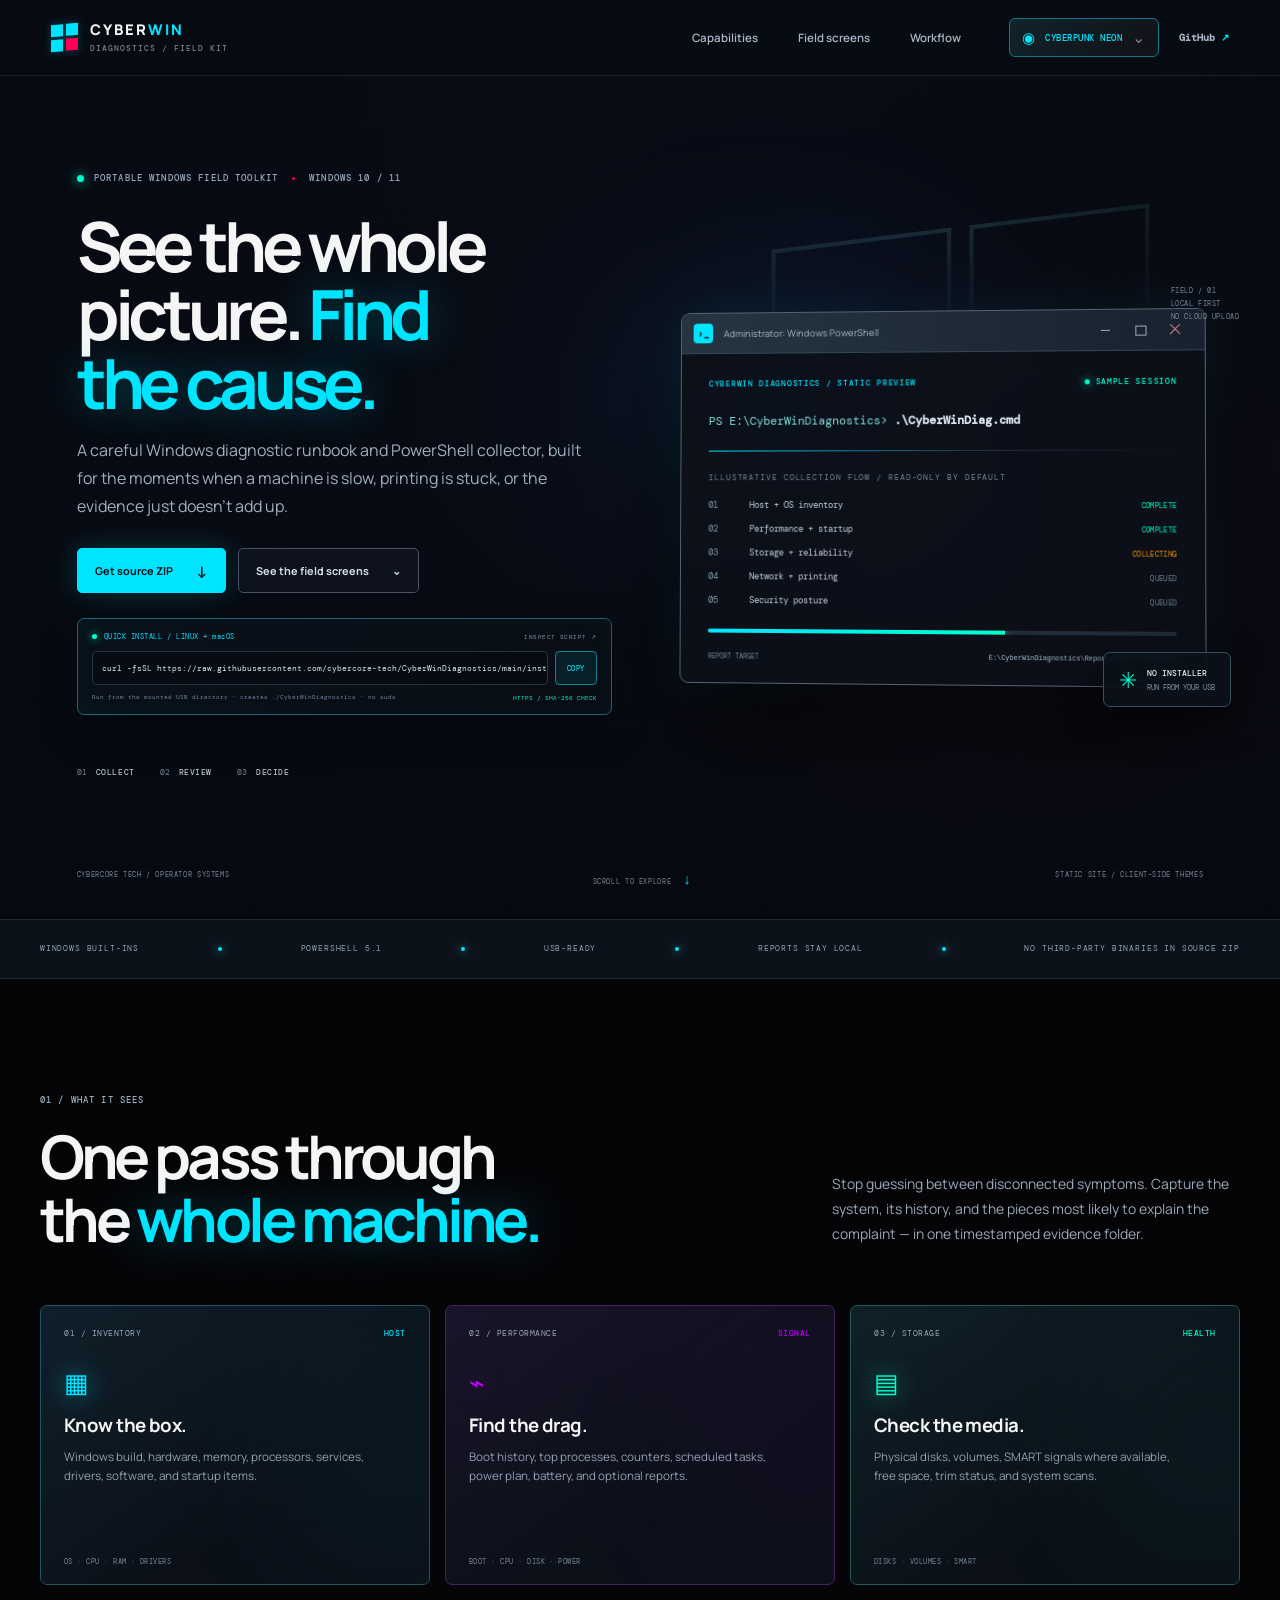
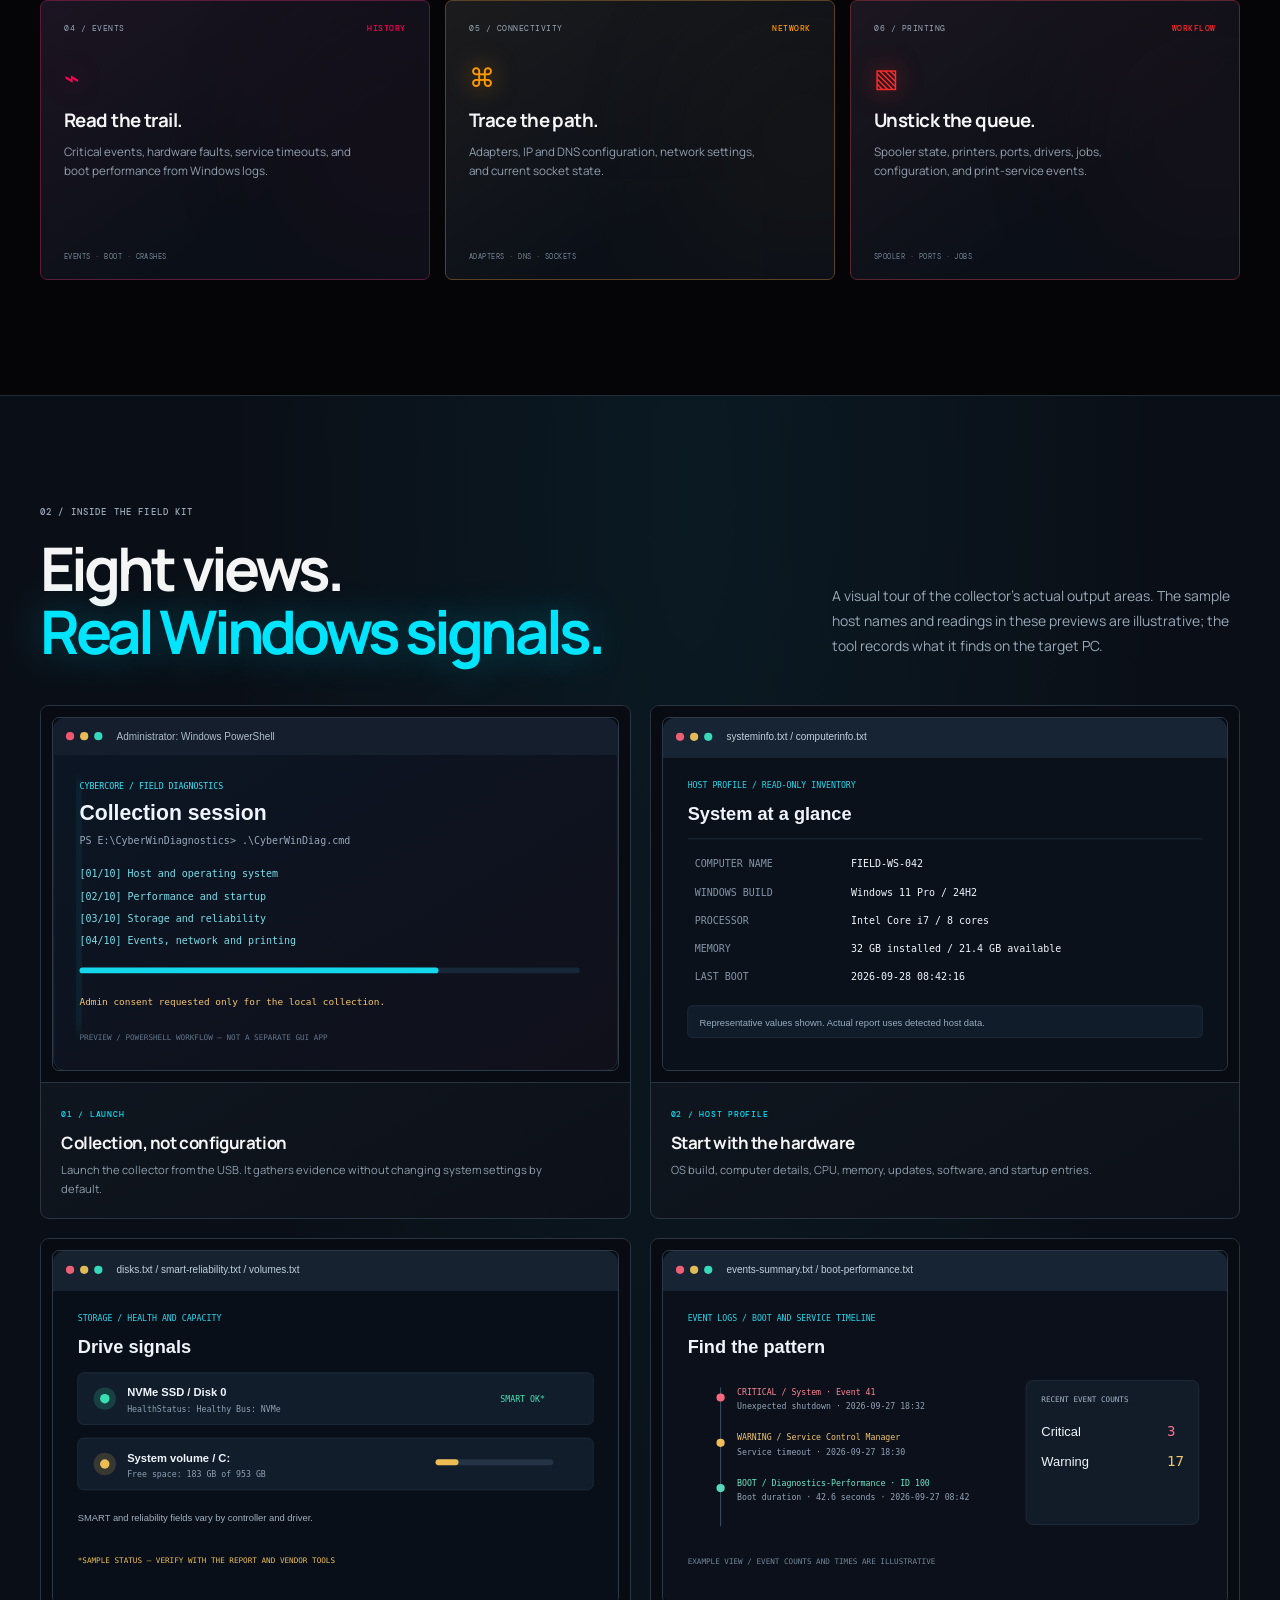
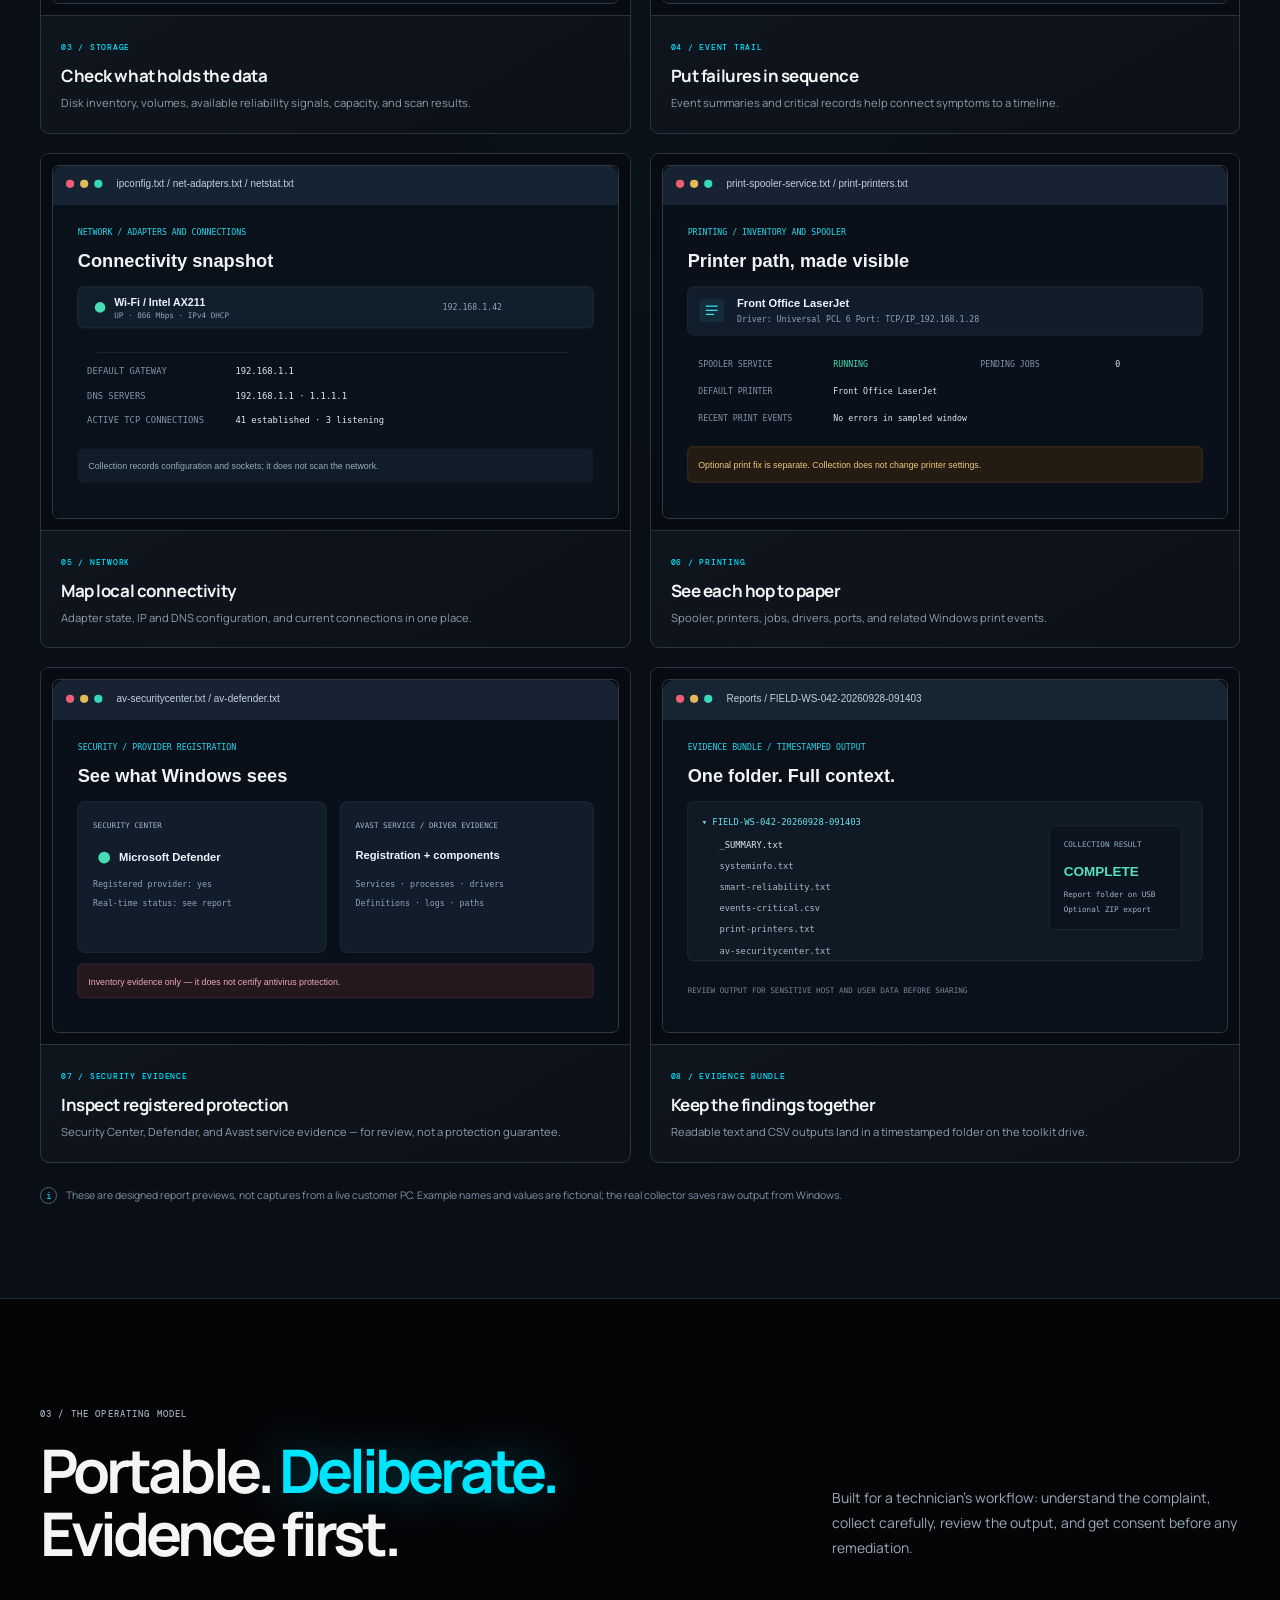
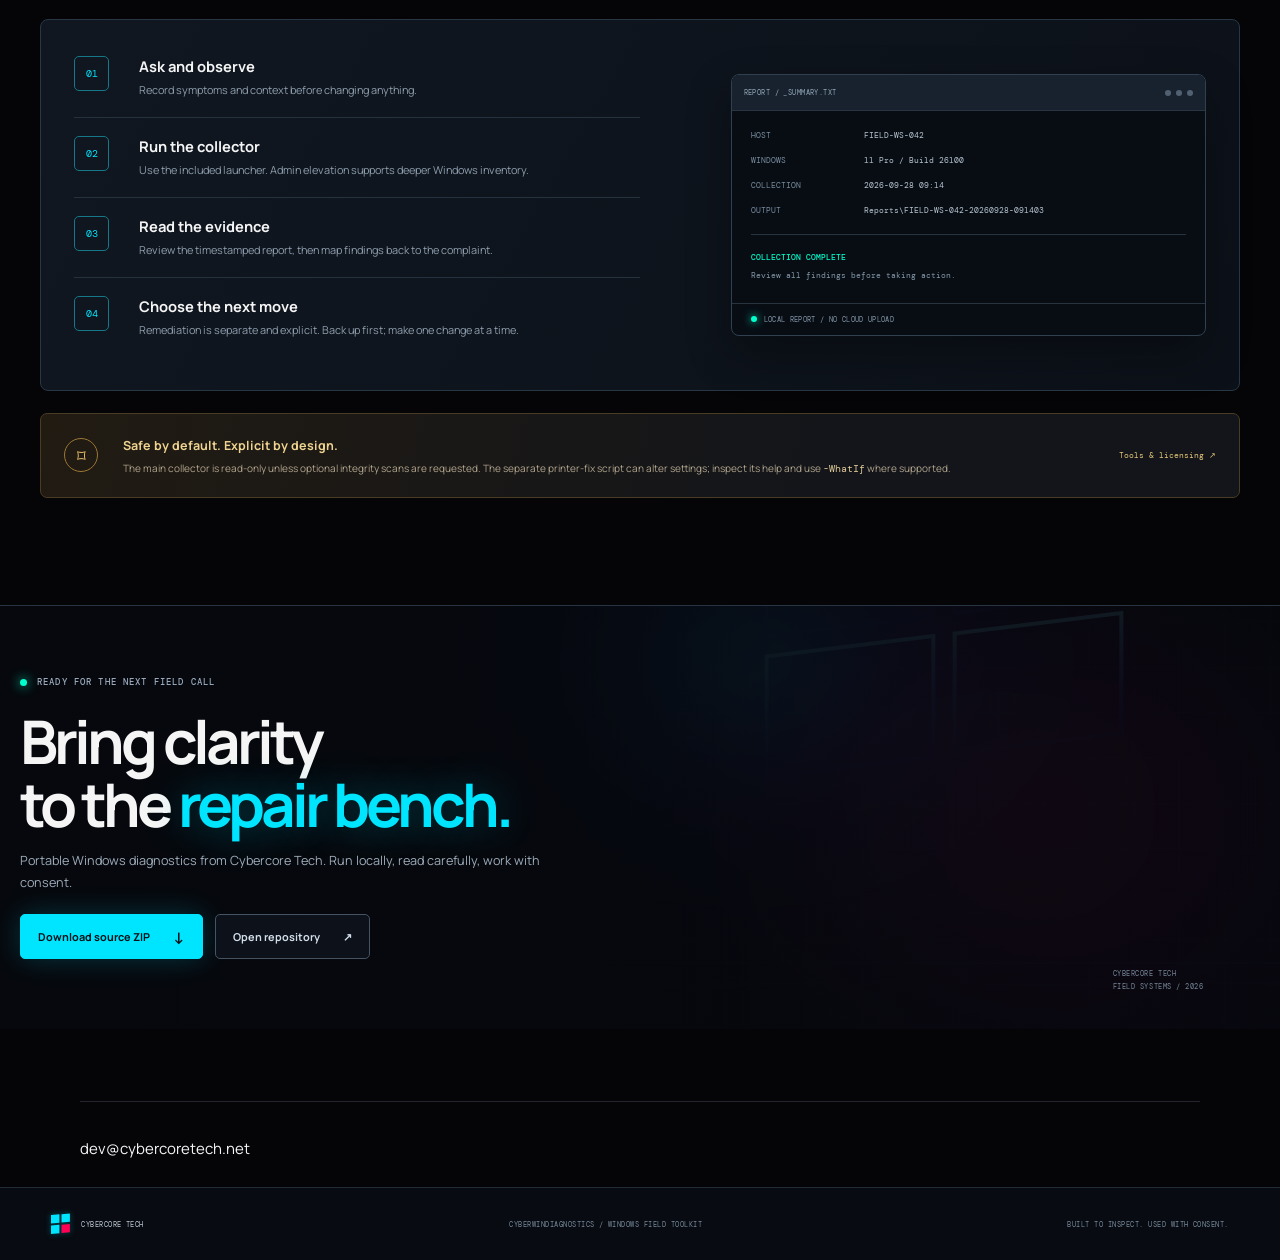
<file: index.html>
<!doctype html>
<html lang="en" data-theme="cyberpunk-neon">
<head>
  <meta charset="utf-8">
  <meta name="viewport" content="width=device-width, initial-scale=1">
  <meta name="theme-color" content="#070910">
  <meta name="description" content="CyberWinDiagnostics — a portable Windows field toolkit for host inventory, performance, storage, event logs, networking, printing, and security posture.">
  <title>CyberWinDiagnostics — Field diagnostics for Windows</title>
  <link rel="icon" href="docs/assets/favicon.svg" type="image/svg+xml">
  <link rel="preconnect" href="https://fonts.googleapis.com">
  <link rel="preconnect" href="https://fonts.gstatic.com" crossorigin>
  <link href="https://fonts.googleapis.com/css2?family=DM+Mono:wght@400;500&family=Manrope:wght@400;500;600;700;800&display=swap" rel="stylesheet">
  <link rel="stylesheet" href="docs/styles.css">
  <link rel="stylesheet" href="docs/install.css">
</head>
<body>
  <a class="skip-link" href="#main">Skip to content</a>
  <header class="topbar">
    <a class="brand" href="#top" aria-label="CyberWinDiagnostics home"><span class="brand-mark"><b></b><b></b><b></b><b></b></span><span>CYBER<span class="brand-light">WIN</span><small>DIAGNOSTICS / FIELD KIT</small></span></a>
    <nav class="main-nav" aria-label="Main navigation"><a href="#capabilities">Capabilities</a><a href="#screens">Field screens</a><a href="#workflow">Workflow</a></nav>
    <div class="header-actions">
      <div class="theme-picker">
        <button class="theme-trigger" id="themeTrigger" type="button" aria-haspopup="dialog" aria-expanded="false"><span class="theme-icon">◉</span><span id="themeCurrent">CYBERPUNK NEON</span><span class="chevron">⌄</span></button>
        <section class="theme-menu" id="themeMenu" role="dialog" aria-label="Choose a Cybercore theme" hidden>
          <div class="theme-menu-head"><div><small>CYBERCORE PALETTE</small><strong>Pick your field colors</strong></div><span class="theme-total">72 THEMES</span></div>
          <label class="theme-search"><span>⌕</span><input id="themeSearch" type="search" placeholder="Find a theme…" autocomplete="off"><kbd>/</kbd></label>
          <div class="theme-options" id="themeOptions"></div>
          <div class="theme-menu-foot">Theme choice stays in this browser <span>ESC TO CLOSE</span></div>
        </section>
      </div>
      <a class="github-link" href="https://github.com/cybercore-tech/CyberWinDiagnostics" target="_blank" rel="noreferrer">GitHub <span>↗</span></a>
      <button class="nav-toggle" id="navToggle" type="button" aria-label="Open navigation" aria-expanded="false">☰</button>
    </div>
  </header>

  <main id="main">
    <section class="hero" id="top">
      <div class="hero-wallpaper" aria-hidden="true"></div>
      <div class="hero-grid">
        <div class="hero-copy">
          <div class="eyebrow"><span class="live-dot"></span> PORTABLE WINDOWS FIELD TOOLKIT <i></i> WINDOWS 10 / 11</div>
          <h1>See the whole<br>picture. <em>Find<br>the cause.</em></h1>
          <p class="hero-lede">A careful Windows diagnostic runbook and PowerShell collector, built for the moments when a machine is slow, printing is stuck, or the evidence just doesn’t add up.</p>
          <div class="hero-actions"><a class="button button-primary" href="https://github.com/cybercore-tech/CyberWinDiagnostics/archive/refs/heads/main.zip">Get source ZIP <span>↓</span></a><a class="button button-secondary" href="#screens">See the field screens <span>⌄</span></a></div>
          <div class="quick-install" id="install">
            <div class="quick-install-head"><span><i></i> QUICK INSTALL / LINUX + macOS</span><a href="https://github.com/cybercore-tech/CyberWinDiagnostics/blob/main/install.sh" target="_blank" rel="noreferrer">INSPECT SCRIPT ↗</a></div>
            <div class="install-command"><code id="installCommand">curl -fsSL https://raw.githubusercontent.com/cybercore-tech/CyberWinDiagnostics/main/install.sh | sh -s --</code><button id="copyInstall" type="button" aria-label="Copy shell install command">COPY</button></div>
            <div class="quick-install-foot"><span>Run from the mounted USB directory · creates ./CyberWinDiagnostics · no sudo</span><span id="copyStatus" aria-live="polite">HTTPS / SHA-256 CHECK</span></div>
          </div>
          <div class="hero-proof"><span>01 <b>COLLECT</b></span><span>02 <b>REVIEW</b></span><span>03 <b>DECIDE</b></span></div>
        </div>
        <div class="terminal-wrap">
          <div class="window-frame terminal-frame">
            <div class="window-titlebar"><div class="window-app-icon">›_</div><span>Administrator: Windows PowerShell</span><div class="window-controls"><i></i><i></i><i></i></div></div>
            <div class="terminal-content">
              <div class="terminal-overline"><span>CYBERWIN DIAGNOSTICS / STATIC PREVIEW</span><span class="terminal-live"><i></i> SAMPLE SESSION</span></div>
              <div class="terminal-command"><span>PS E:\CyberWinDiagnostics&gt;</span><strong> .\CyberWinDiag.cmd</strong></div>
              <div class="terminal-rule"></div>
              <p class="terminal-label">ILLUSTRATIVE COLLECTION FLOW / READ-ONLY BY DEFAULT</p>
              <div class="terminal-steps"><div><b>01</b><span>Host + OS inventory</span><i>COMPLETE</i></div><div><b>02</b><span>Performance + startup</span><i>COMPLETE</i></div><div><b>03</b><span>Storage + reliability</span><i>COLLECTING</i></div><div><b>04</b><span>Network + printing</span><i>QUEUED</i></div><div><b>05</b><span>Security posture</span><i>QUEUED</i></div></div>
              <div class="terminal-progress"><span></span></div>
              <div class="terminal-footer"><span>REPORT TARGET</span><code>E:\CyberWinDiagnostics\Reports\HOST-TIMESTAMP</code></div>
            </div>
          </div>
          <div class="floating-stamp"><span class="stamp-mark">✳</span><span><b>NO INSTALLER</b><small>RUN FROM YOUR USB</small></span></div>
          <div class="hero-coordinate">FIELD / 01<br>LOCAL FIRST<br>NO CLOUD UPLOAD</div>
        </div>
      </div>
      <div class="hero-bottom"><span>CYBERCORE TECH / OPERATOR SYSTEMS</span><span class="scroll-cue">SCROLL TO EXPLORE <b>↓</b></span><span>STATIC SITE / CLIENT-SIDE THEMES</span></div>
    </section>

    <section class="signal-rail" aria-label="Toolkit scope"><div><span>WINDOWS BUILT-INS</span><i></i><span>POWERSHELL 5.1</span><i></i><span>USB-READY</span><i></i><span>REPORTS STAY LOCAL</span><i></i><span>NO THIRD-PARTY BINARIES IN SOURCE ZIP</span></div></section>

    <section class="section capabilities" id="capabilities">
      <div class="section-head"><div><p class="eyebrow">01 / WHAT IT SEES</p><h2>One pass through<br>the <em>whole machine.</em></h2></div><p class="section-intro">Stop guessing between disconnected symptoms. Capture the system, its history, and the pieces most likely to explain the complaint — in one timestamped evidence folder.</p></div>
      <div class="capability-grid">
        <article class="cap-card cap-cyan"><div class="cap-top"><span>01 / INVENTORY</span><b>HOST</b></div><div class="cap-icon">▦</div><h3>Know the box.</h3><p>Windows build, hardware, memory, processors, services, drivers, software, and startup items.</p><div class="cap-foot">OS · CPU · RAM · DRIVERS</div></article>
        <article class="cap-card cap-purple"><div class="cap-top"><span>02 / PERFORMANCE</span><b>SIGNAL</b></div><div class="cap-icon">⌁</div><h3>Find the drag.</h3><p>Boot history, top processes, counters, scheduled tasks, power plan, battery, and optional reports.</p><div class="cap-foot">BOOT · CPU · DISK · POWER</div></article>
        <article class="cap-card cap-green"><div class="cap-top"><span>03 / STORAGE</span><b>HEALTH</b></div><div class="cap-icon">▤</div><h3>Check the media.</h3><p>Physical disks, volumes, SMART signals where available, free space, trim status, and system scans.</p><div class="cap-foot">DISKS · VOLUMES · SMART</div></article>
        <article class="cap-card cap-pink"><div class="cap-top"><span>04 / EVENTS</span><b>HISTORY</b></div><div class="cap-icon">⌁</div><h3>Read the trail.</h3><p>Critical events, hardware faults, service timeouts, and boot performance from Windows logs.</p><div class="cap-foot">EVENTS · BOOT · CRASHES</div></article>
        <article class="cap-card cap-orange"><div class="cap-top"><span>05 / CONNECTIVITY</span><b>NETWORK</b></div><div class="cap-icon">⌘</div><h3>Trace the path.</h3><p>Adapters, IP and DNS configuration, network settings, and current socket state.</p><div class="cap-foot">ADAPTERS · DNS · SOCKETS</div></article>
        <article class="cap-card cap-red"><div class="cap-top"><span>06 / PRINTING</span><b>WORKFLOW</b></div><div class="cap-icon">▧</div><h3>Unstick the queue.</h3><p>Spooler state, printers, ports, drivers, jobs, configuration, and print-service events.</p><div class="cap-foot">SPOOLER · PORTS · JOBS</div></article>
      </div>
    </section>

    <section class="screens-section" id="screens">
      <div class="section shell">
        <div class="section-head screens-head"><div><p class="eyebrow">02 / INSIDE THE FIELD KIT</p><h2>Eight views.<br><em>Real Windows signals.</em></h2></div><p class="section-intro">A visual tour of the collector’s actual output areas. The sample host names and readings in these previews are illustrative; the tool records what it finds on the target PC.</p></div>
        <div class="screen-grid">
          <article class="screen-card"><a class="screen-image" href="docs/assets/previews/01-collection.svg" target="_blank"><img src="docs/assets/previews/01-collection.svg" alt="Illustrative PowerShell collector session preview" loading="lazy"><span class="zoom-mark">↗</span></a><div class="screen-caption"><span>01 / LAUNCH</span><h3>Collection, not configuration</h3><p>Launch the collector from the USB. It gathers evidence without changing system settings by default.</p></div></article>
          <article class="screen-card"><a class="screen-image" href="docs/assets/previews/02-host-inventory.svg" target="_blank"><img src="docs/assets/previews/02-host-inventory.svg" alt="Illustrative Windows host inventory report preview" loading="lazy"><span class="zoom-mark">↗</span></a><div class="screen-caption"><span>02 / HOST PROFILE</span><h3>Start with the hardware</h3><p>OS build, computer details, CPU, memory, updates, software, and startup entries.</p></div></article>
          <article class="screen-card"><a class="screen-image" href="docs/assets/previews/03-storage-health.svg" target="_blank"><img src="docs/assets/previews/03-storage-health.svg" alt="Illustrative storage health and disk capacity report preview" loading="lazy"><span class="zoom-mark">↗</span></a><div class="screen-caption"><span>03 / STORAGE</span><h3>Check what holds the data</h3><p>Disk inventory, volumes, available reliability signals, capacity, and scan results.</p></div></article>
          <article class="screen-card"><a class="screen-image" href="docs/assets/previews/04-events-performance.svg" target="_blank"><img src="docs/assets/previews/04-events-performance.svg" alt="Illustrative Windows event and boot performance report preview" loading="lazy"><span class="zoom-mark">↗</span></a><div class="screen-caption"><span>04 / EVENT TRAIL</span><h3>Put failures in sequence</h3><p>Event summaries and critical records help connect symptoms to a timeline.</p></div></article>
          <article class="screen-card"><a class="screen-image" href="docs/assets/previews/05-network-map.svg" target="_blank"><img src="docs/assets/previews/05-network-map.svg" alt="Illustrative Windows network configuration report preview" loading="lazy"><span class="zoom-mark">↗</span></a><div class="screen-caption"><span>05 / NETWORK</span><h3>Map local connectivity</h3><p>Adapter state, IP and DNS configuration, and current connections in one place.</p></div></article>
          <article class="screen-card"><a class="screen-image" href="docs/assets/previews/06-printing.svg" target="_blank"><img src="docs/assets/previews/06-printing.svg" alt="Illustrative Windows print spooler and printer inventory report preview" loading="lazy"><span class="zoom-mark">↗</span></a><div class="screen-caption"><span>06 / PRINTING</span><h3>See each hop to paper</h3><p>Spooler, printers, jobs, drivers, ports, and related Windows print events.</p></div></article>
          <article class="screen-card"><a class="screen-image" href="docs/assets/previews/07-security-posture.svg" target="_blank"><img src="docs/assets/previews/07-security-posture.svg" alt="Illustrative Windows Security Center and antivirus evidence report preview" loading="lazy"><span class="zoom-mark">↗</span></a><div class="screen-caption"><span>07 / SECURITY EVIDENCE</span><h3>Inspect registered protection</h3><p>Security Center, Defender, and Avast service evidence — for review, not a protection guarantee.</p></div></article>
          <article class="screen-card"><a class="screen-image" href="docs/assets/previews/08-report-bundle.svg" target="_blank"><img src="docs/assets/previews/08-report-bundle.svg" alt="Illustrative timestamped CyberWinDiagnostics report folder preview" loading="lazy"><span class="zoom-mark">↗</span></a><div class="screen-caption"><span>08 / EVIDENCE BUNDLE</span><h3>Keep the findings together</h3><p>Readable text and CSV outputs land in a timestamped folder on the toolkit drive.</p></div></article>
        </div>
        <p class="preview-note"><span>i</span> These are designed report previews, not captures from a live customer PC. Example names and values are fictional; the real collector saves raw output from Windows.</p>
      </div>
    </section>

    <section class="workflow section" id="workflow">
      <div class="section-head"><div><p class="eyebrow">03 / THE OPERATING MODEL</p><h2>Portable. <em>Deliberate.</em><br>Evidence first.</h2></div><p class="section-intro">Built for a technician’s workflow: understand the complaint, collect carefully, review the output, and get consent before any remediation.</p></div>
      <div class="workflow-panel">
        <div class="workflow-steps"><article><span>01</span><div><h3>Ask and observe</h3><p>Record symptoms and context before changing anything.</p></div></article><article><span>02</span><div><h3>Run the collector</h3><p>Use the included launcher. Admin elevation supports deeper Windows inventory.</p></div></article><article><span>03</span><div><h3>Read the evidence</h3><p>Review the timestamped report, then map findings back to the complaint.</p></div></article><article><span>04</span><div><h3>Choose the next move</h3><p>Remediation is separate and explicit. Back up first; make one change at a time.</p></div></article></div>
        <aside class="workflow-terminal"><div class="mini-titlebar"><span>REPORT / _SUMMARY.TXT</span><div><i></i><i></i><i></i></div></div><div class="summary-file"><p><span>HOST</span> FIELD-WS-042</p><p><span>WINDOWS</span> 11 Pro / Build 26100</p><p><span>COLLECTION</span> 2026-09-28 09:14</p><p><span>OUTPUT</span> Reports\FIELD-WS-042-20260928-091403</p><div class="summary-divider"></div><p class="summary-result"><b>COLLECTION COMPLETE</b><small>Review all findings before taking action.</small></p></div><div class="mini-status"><i></i> LOCAL REPORT / NO CLOUD UPLOAD</div></aside>
      </div>
      <div class="safety-strip"><span class="safety-icon">⌑</span><div><strong>Safe by default. Explicit by design.</strong><p>The main collector is read-only unless optional integrity scans are requested. The separate printer-fix script can alter settings; inspect its help and use <code>-WhatIf</code> where supported.</p></div><a href="https://github.com/cybercore-tech/CyberWinDiagnostics/blob/main/TOOL-SOURCES.md">Tools &amp; licensing ↗</a></div>
    </section>

    <section class="cta-section"><div class="cta-wallpaper" aria-hidden="true"></div><div class="cta-inner"><div class="eyebrow"><span class="live-dot"></span> READY FOR THE NEXT FIELD CALL</div><h2>Bring clarity<br>to the <em>repair bench.</em></h2><p>Portable Windows diagnostics from Cybercore Tech. Run locally, read carefully, work with consent.</p><div class="hero-actions"><a class="button button-primary" href="https://github.com/cybercore-tech/CyberWinDiagnostics/archive/refs/heads/main.zip">Download source ZIP <span>↓</span></a><a class="button button-secondary" href="https://github.com/cybercore-tech/CyberWinDiagnostics">Open repository <span>↗</span></a></div></div><div class="cta-coordinates">CYBERCORE TECH<br>FIELD SYSTEMS / 2026</div></section>
  </main>

  <!-- Cybercore Tech contact block: one shared source for every site (cybercore-tech.github.io/kit/contact.js + data/contact.json) -->
  <section class="cc-contact-band" aria-label="Contact Cybercore Tech" style="width:min(1120px,calc(100% - 2.5rem));margin:4.5rem auto 0;padding:2.25rem 0 1.75rem;border-top:1px solid var(--line,#32303e)">
    <cybercore-contact repo="CyberWinDiagnostics" bare><a href="mailto:dev@cybercoretech.net">dev@cybercoretech.net</a></cybercore-contact>
  </section>
  <footer class="footer"><a class="footer-brand" href="#top"><span class="brand-mark"><b></b><b></b><b></b><b></b></span> CYBERCORE TECH</a><span>CYBERWINDIAGNOSTICS / WINDOWS FIELD TOOLKIT</span><span>BUILT TO INSPECT. USED WITH CONSENT.</span></footer>
  <script src="docs/app.js" defer></script>
  <script type="module" src="https://cybercore-tech.github.io/kit/contact.js"></script>
</body>
</html>
</file>
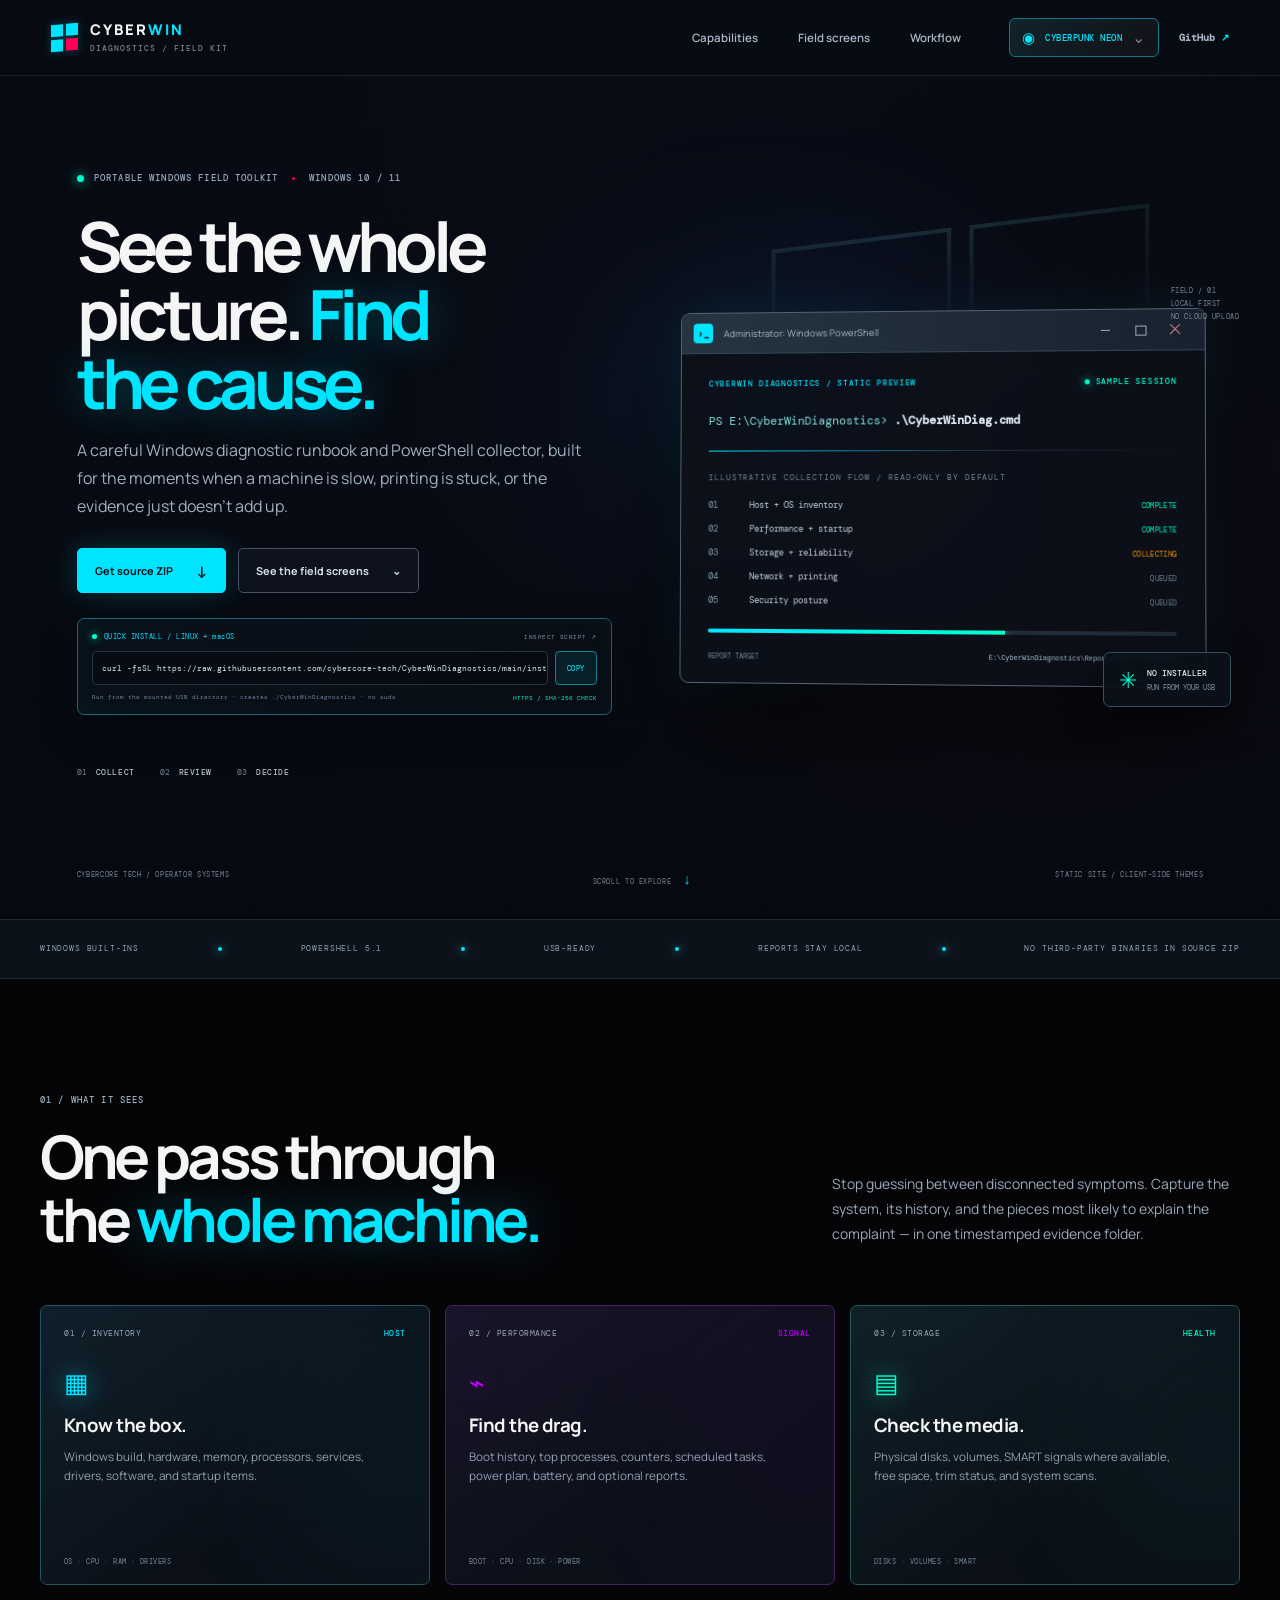
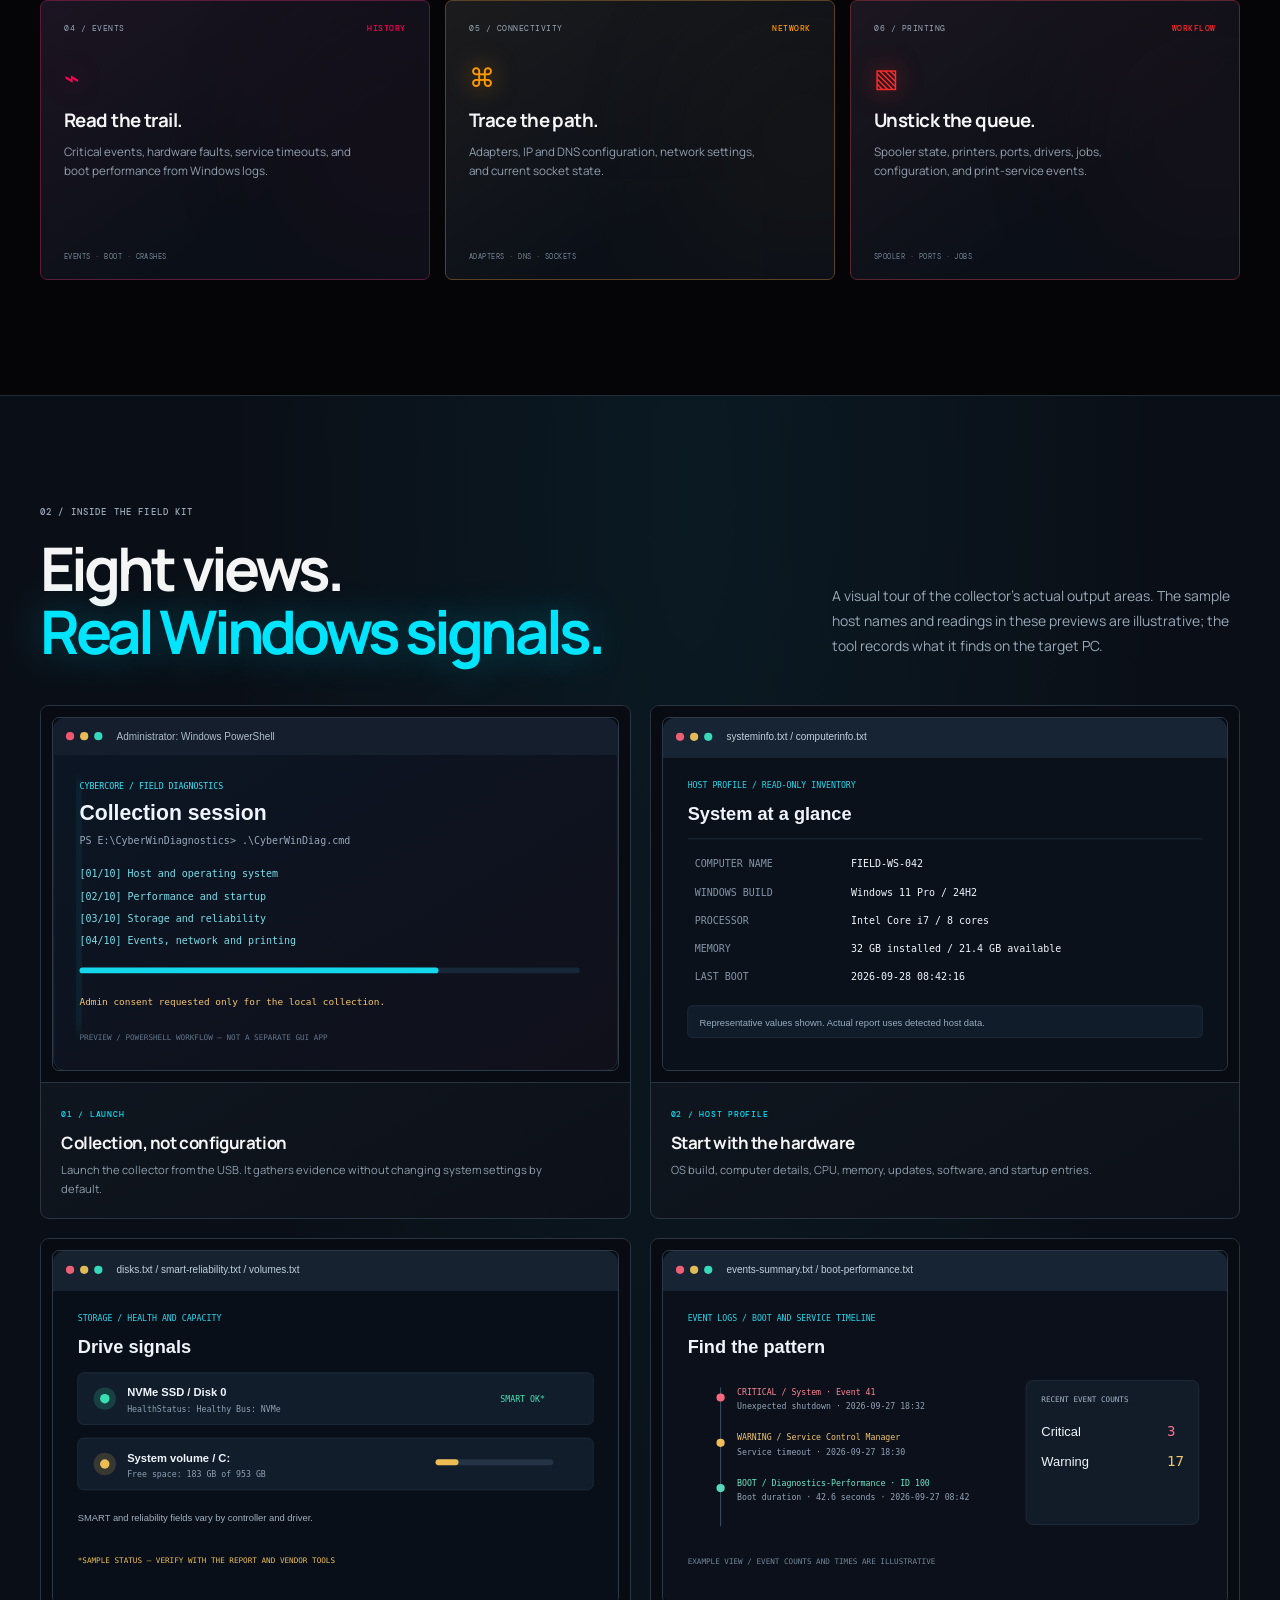
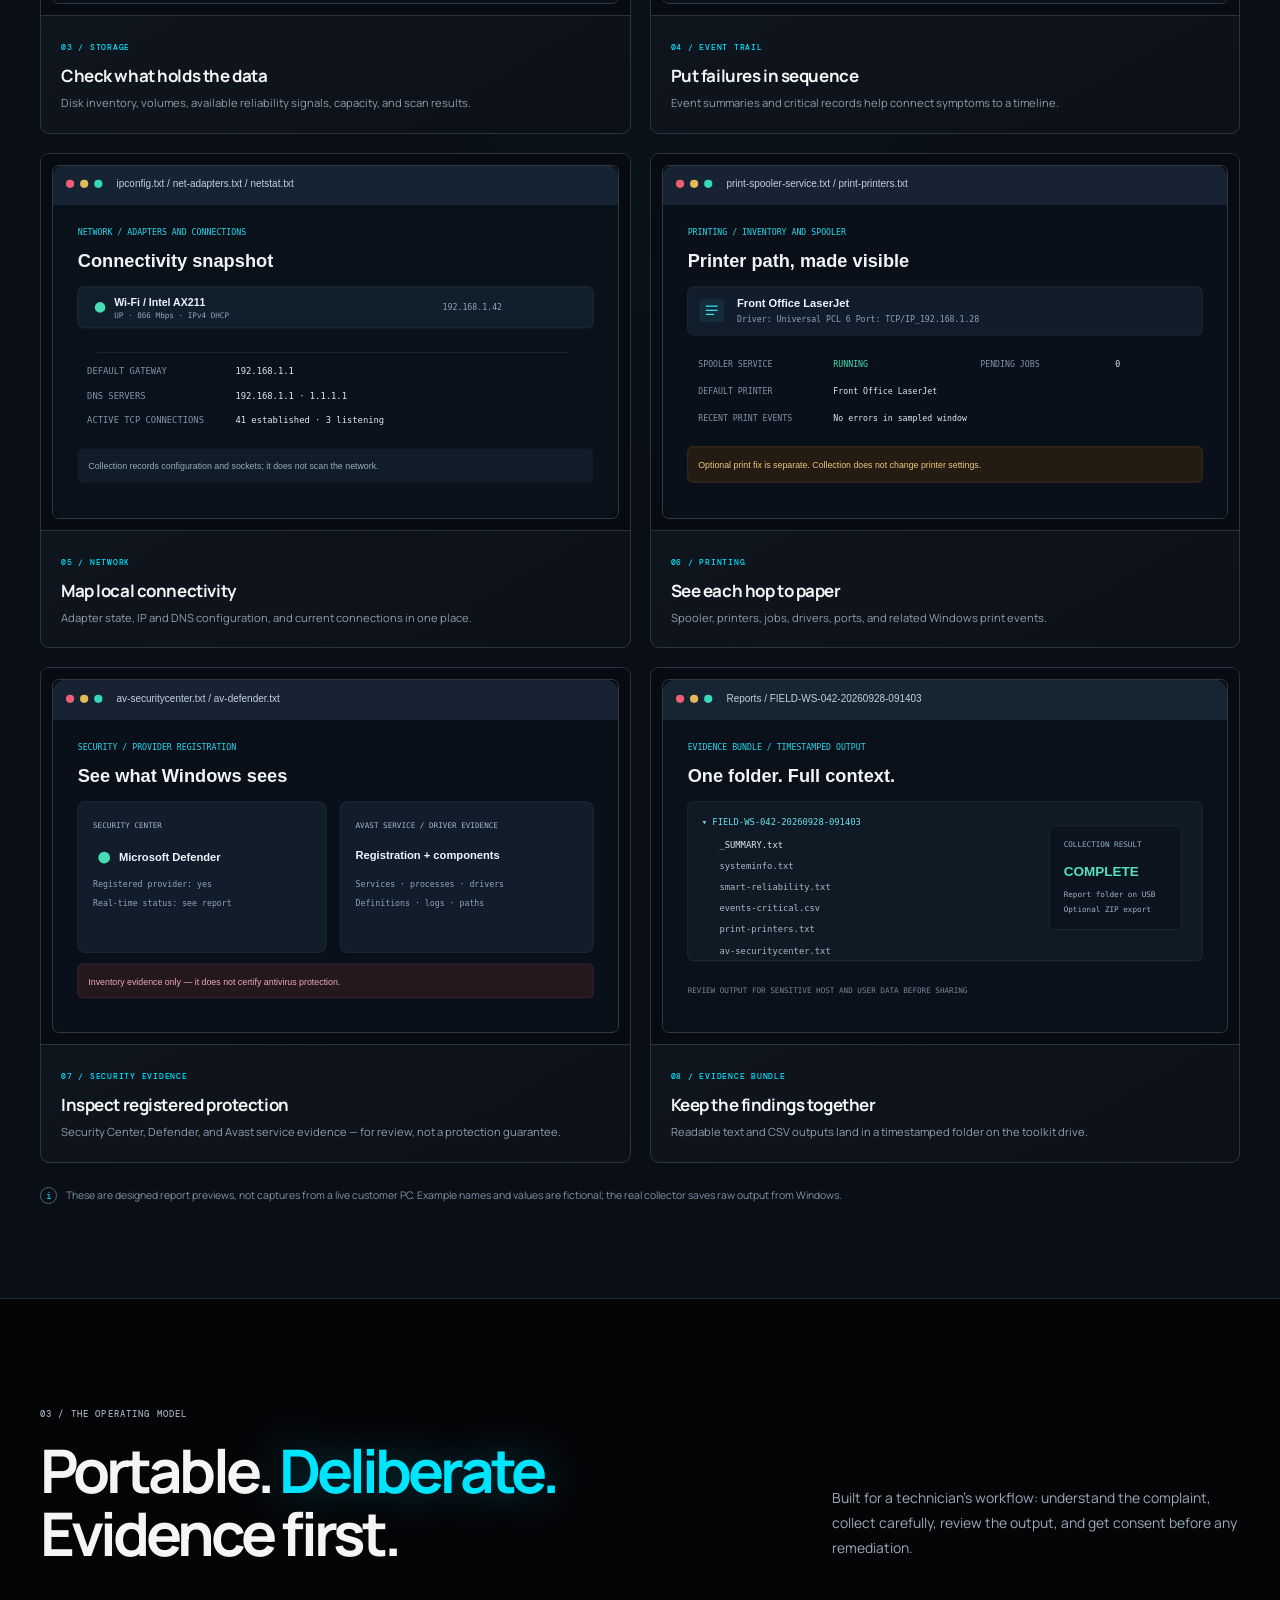
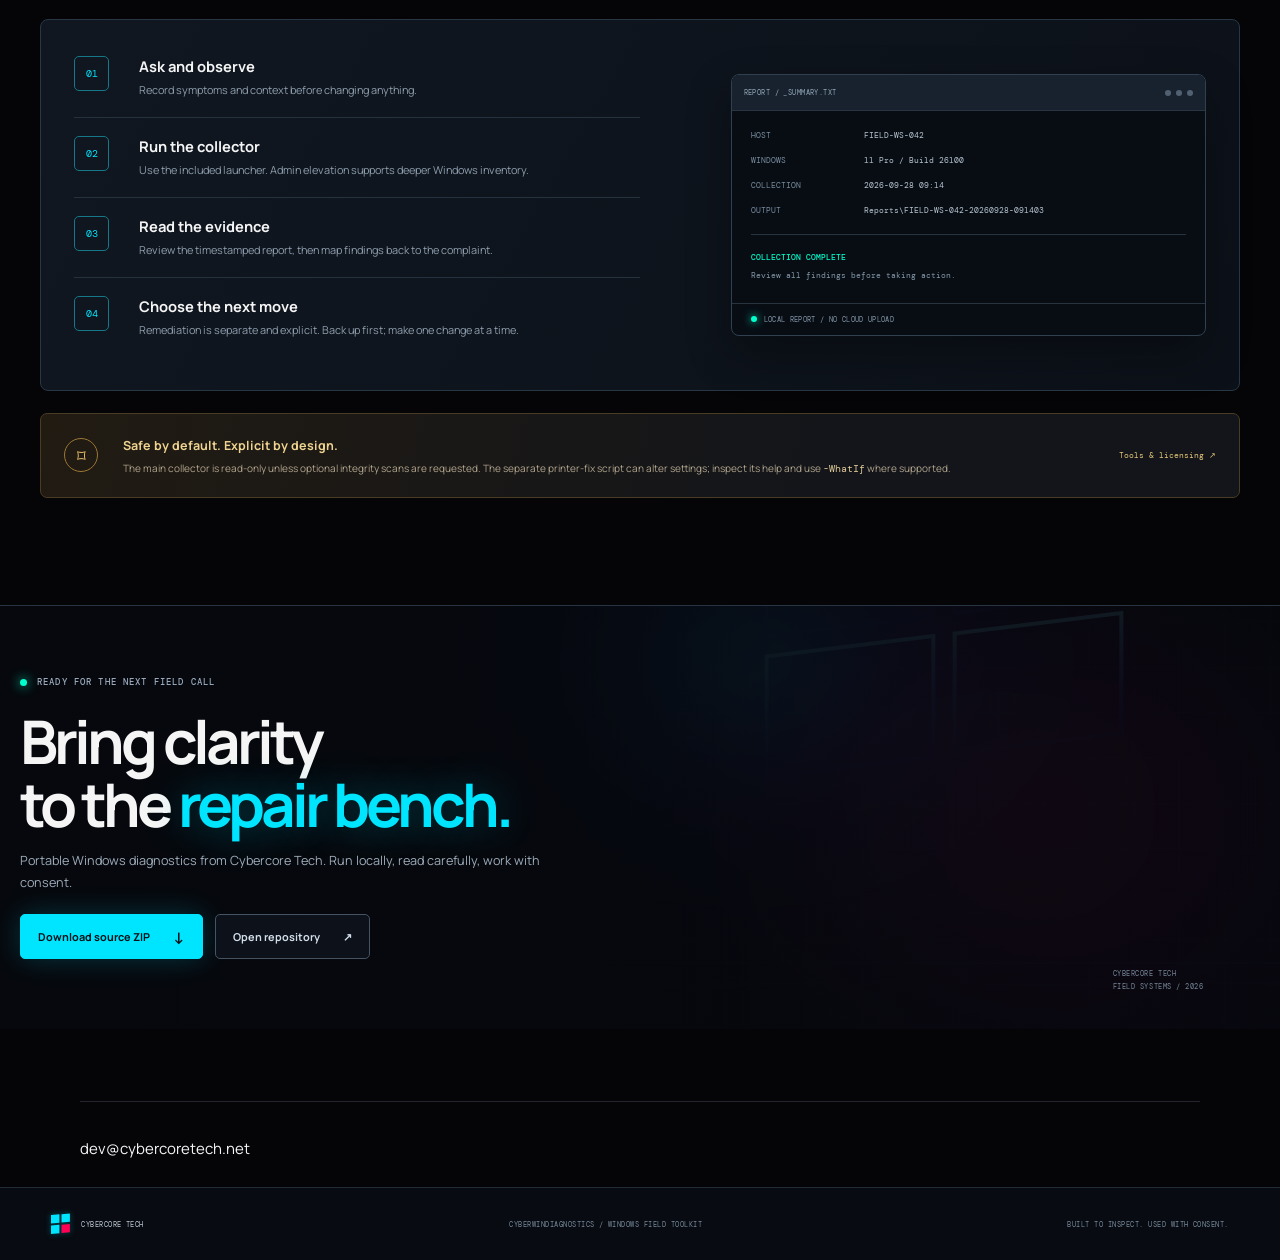
<file: docs/index.html>
<!doctype html>
<html lang="en" data-theme="cyberpunk-neon">
<head>
  <meta charset="utf-8">
  <meta name="viewport" content="width=device-width, initial-scale=1">
  <meta name="theme-color" content="#070910">
  <meta name="description" content="CyberWinDiagnostics — a portable Windows field toolkit for host inventory, performance, storage, event logs, networking, printing, and security posture.">
  <title>CyberWinDiagnostics — Field diagnostics for Windows</title>
  <link rel="icon" href="assets/favicon.svg" type="image/svg+xml">
  <link rel="preconnect" href="https://fonts.googleapis.com">
  <link rel="preconnect" href="https://fonts.gstatic.com" crossorigin>
  <link href="https://fonts.googleapis.com/css2?family=DM+Mono:wght@400;500&family=Manrope:wght@400;500;600;700;800&display=swap" rel="stylesheet">
  <link rel="stylesheet" href="styles.css">
  <link rel="stylesheet" href="install.css">
</head>
<body>
  <a class="skip-link" href="#main">Skip to content</a>
  <header class="topbar">
    <a class="brand" href="#top" aria-label="CyberWinDiagnostics home"><span class="brand-mark"><b></b><b></b><b></b><b></b></span><span>CYBER<span class="brand-light">WIN</span><small>DIAGNOSTICS / FIELD KIT</small></span></a>
    <nav class="main-nav" aria-label="Main navigation"><a href="#capabilities">Capabilities</a><a href="#screens">Field screens</a><a href="#workflow">Workflow</a></nav>
    <div class="header-actions">
      <div class="theme-picker">
        <button class="theme-trigger" id="themeTrigger" type="button" aria-haspopup="dialog" aria-expanded="false"><span class="theme-icon">◉</span><span id="themeCurrent">CYBERPUNK NEON</span><span class="chevron">⌄</span></button>
        <section class="theme-menu" id="themeMenu" role="dialog" aria-label="Choose a Cybercore theme" hidden>
          <div class="theme-menu-head"><div><small>CYBERCORE PALETTE</small><strong>Pick your field colors</strong></div><span class="theme-total">72 THEMES</span></div>
          <label class="theme-search"><span>⌕</span><input id="themeSearch" type="search" placeholder="Find a theme…" autocomplete="off"><kbd>/</kbd></label>
          <div class="theme-options" id="themeOptions"></div>
          <div class="theme-menu-foot">Theme choice stays in this browser <span>ESC TO CLOSE</span></div>
        </section>
      </div>
      <a class="github-link" href="https://github.com/cybercore-tech/CyberWinDiagnostics" target="_blank" rel="noreferrer">GitHub <span>↗</span></a>
      <button class="nav-toggle" id="navToggle" type="button" aria-label="Open navigation" aria-expanded="false">☰</button>
    </div>
  </header>

  <main id="main">
    <section class="hero" id="top">
      <div class="hero-wallpaper" aria-hidden="true"></div>
      <div class="hero-grid">
        <div class="hero-copy">
          <div class="eyebrow"><span class="live-dot"></span> PORTABLE WINDOWS FIELD TOOLKIT <i></i> WINDOWS 10 / 11</div>
          <h1>See the whole<br>picture. <em>Find<br>the cause.</em></h1>
          <p class="hero-lede">A careful Windows diagnostic runbook and PowerShell collector, built for the moments when a machine is slow, printing is stuck, or the evidence just doesn’t add up.</p>
          <div class="hero-actions"><a class="button button-primary" href="https://github.com/cybercore-tech/CyberWinDiagnostics/archive/refs/heads/main.zip">Get source ZIP <span>↓</span></a><a class="button button-secondary" href="#screens">See the field screens <span>⌄</span></a></div>
          <div class="quick-install" id="install">
            <div class="quick-install-head"><span><i></i> QUICK INSTALL / LINUX + macOS</span><a href="https://github.com/cybercore-tech/CyberWinDiagnostics/blob/main/install.sh" target="_blank" rel="noreferrer">INSPECT SCRIPT ↗</a></div>
            <div class="install-command"><code id="installCommand">curl -fsSL https://raw.githubusercontent.com/cybercore-tech/CyberWinDiagnostics/main/install.sh | sh -s --</code><button id="copyInstall" type="button" aria-label="Copy shell install command">COPY</button></div>
            <div class="quick-install-foot"><span>Run from the mounted USB directory · creates ./CyberWinDiagnostics · no sudo</span><span id="copyStatus" aria-live="polite">HTTPS / SHA-256 CHECK</span></div>
          </div>
          <div class="hero-proof"><span>01 <b>COLLECT</b></span><span>02 <b>REVIEW</b></span><span>03 <b>DECIDE</b></span></div>
        </div>
        <div class="terminal-wrap">
          <div class="window-frame terminal-frame">
            <div class="window-titlebar"><div class="window-app-icon">›_</div><span>Administrator: Windows PowerShell</span><div class="window-controls"><i></i><i></i><i></i></div></div>
            <div class="terminal-content">
              <div class="terminal-overline"><span>CYBERWIN DIAGNOSTICS / STATIC PREVIEW</span><span class="terminal-live"><i></i> SAMPLE SESSION</span></div>
              <div class="terminal-command"><span>PS E:\CyberWinDiagnostics&gt;</span><strong> .\CyberWinDiag.cmd</strong></div>
              <div class="terminal-rule"></div>
              <p class="terminal-label">ILLUSTRATIVE COLLECTION FLOW / READ-ONLY BY DEFAULT</p>
              <div class="terminal-steps"><div><b>01</b><span>Host + OS inventory</span><i>COMPLETE</i></div><div><b>02</b><span>Performance + startup</span><i>COMPLETE</i></div><div><b>03</b><span>Storage + reliability</span><i>COLLECTING</i></div><div><b>04</b><span>Network + printing</span><i>QUEUED</i></div><div><b>05</b><span>Security posture</span><i>QUEUED</i></div></div>
              <div class="terminal-progress"><span></span></div>
              <div class="terminal-footer"><span>REPORT TARGET</span><code>E:\CyberWinDiagnostics\Reports\HOST-TIMESTAMP</code></div>
            </div>
          </div>
          <div class="floating-stamp"><span class="stamp-mark">✳</span><span><b>NO INSTALLER</b><small>RUN FROM YOUR USB</small></span></div>
          <div class="hero-coordinate">FIELD / 01<br>LOCAL FIRST<br>NO CLOUD UPLOAD</div>
        </div>
      </div>
      <div class="hero-bottom"><span>CYBERCORE TECH / OPERATOR SYSTEMS</span><span class="scroll-cue">SCROLL TO EXPLORE <b>↓</b></span><span>STATIC SITE / CLIENT-SIDE THEMES</span></div>
    </section>

    <section class="signal-rail" aria-label="Toolkit scope"><div><span>WINDOWS BUILT-INS</span><i></i><span>POWERSHELL 5.1</span><i></i><span>USB-READY</span><i></i><span>REPORTS STAY LOCAL</span><i></i><span>NO THIRD-PARTY BINARIES IN SOURCE ZIP</span></div></section>

    <section class="section capabilities" id="capabilities">
      <div class="section-head"><div><p class="eyebrow">01 / WHAT IT SEES</p><h2>One pass through<br>the <em>whole machine.</em></h2></div><p class="section-intro">Stop guessing between disconnected symptoms. Capture the system, its history, and the pieces most likely to explain the complaint — in one timestamped evidence folder.</p></div>
      <div class="capability-grid">
        <article class="cap-card cap-cyan"><div class="cap-top"><span>01 / INVENTORY</span><b>HOST</b></div><div class="cap-icon">▦</div><h3>Know the box.</h3><p>Windows build, hardware, memory, processors, services, drivers, software, and startup items.</p><div class="cap-foot">OS · CPU · RAM · DRIVERS</div></article>
        <article class="cap-card cap-purple"><div class="cap-top"><span>02 / PERFORMANCE</span><b>SIGNAL</b></div><div class="cap-icon">⌁</div><h3>Find the drag.</h3><p>Boot history, top processes, counters, scheduled tasks, power plan, battery, and optional reports.</p><div class="cap-foot">BOOT · CPU · DISK · POWER</div></article>
        <article class="cap-card cap-green"><div class="cap-top"><span>03 / STORAGE</span><b>HEALTH</b></div><div class="cap-icon">▤</div><h3>Check the media.</h3><p>Physical disks, volumes, SMART signals where available, free space, trim status, and system scans.</p><div class="cap-foot">DISKS · VOLUMES · SMART</div></article>
        <article class="cap-card cap-pink"><div class="cap-top"><span>04 / EVENTS</span><b>HISTORY</b></div><div class="cap-icon">⌁</div><h3>Read the trail.</h3><p>Critical events, hardware faults, service timeouts, and boot performance from Windows logs.</p><div class="cap-foot">EVENTS · BOOT · CRASHES</div></article>
        <article class="cap-card cap-orange"><div class="cap-top"><span>05 / CONNECTIVITY</span><b>NETWORK</b></div><div class="cap-icon">⌘</div><h3>Trace the path.</h3><p>Adapters, IP and DNS configuration, network settings, and current socket state.</p><div class="cap-foot">ADAPTERS · DNS · SOCKETS</div></article>
        <article class="cap-card cap-red"><div class="cap-top"><span>06 / PRINTING</span><b>WORKFLOW</b></div><div class="cap-icon">▧</div><h3>Unstick the queue.</h3><p>Spooler state, printers, ports, drivers, jobs, configuration, and print-service events.</p><div class="cap-foot">SPOOLER · PORTS · JOBS</div></article>
      </div>
    </section>

    <section class="screens-section" id="screens">
      <div class="section shell">
        <div class="section-head screens-head"><div><p class="eyebrow">02 / INSIDE THE FIELD KIT</p><h2>Eight views.<br><em>Real Windows signals.</em></h2></div><p class="section-intro">A visual tour of the collector’s actual output areas. The sample host names and readings in these previews are illustrative; the tool records what it finds on the target PC.</p></div>
        <div class="screen-grid">
          <article class="screen-card"><a class="screen-image" href="assets/previews/01-collection.svg" target="_blank"><img src="assets/previews/01-collection.svg" alt="Illustrative PowerShell collector session preview" loading="lazy"><span class="zoom-mark">↗</span></a><div class="screen-caption"><span>01 / LAUNCH</span><h3>Collection, not configuration</h3><p>Launch the collector from the USB. It gathers evidence without changing system settings by default.</p></div></article>
          <article class="screen-card"><a class="screen-image" href="assets/previews/02-host-inventory.svg" target="_blank"><img src="assets/previews/02-host-inventory.svg" alt="Illustrative Windows host inventory report preview" loading="lazy"><span class="zoom-mark">↗</span></a><div class="screen-caption"><span>02 / HOST PROFILE</span><h3>Start with the hardware</h3><p>OS build, computer details, CPU, memory, updates, software, and startup entries.</p></div></article>
          <article class="screen-card"><a class="screen-image" href="assets/previews/03-storage-health.svg" target="_blank"><img src="assets/previews/03-storage-health.svg" alt="Illustrative storage health and disk capacity report preview" loading="lazy"><span class="zoom-mark">↗</span></a><div class="screen-caption"><span>03 / STORAGE</span><h3>Check what holds the data</h3><p>Disk inventory, volumes, available reliability signals, capacity, and scan results.</p></div></article>
          <article class="screen-card"><a class="screen-image" href="assets/previews/04-events-performance.svg" target="_blank"><img src="assets/previews/04-events-performance.svg" alt="Illustrative Windows event and boot performance report preview" loading="lazy"><span class="zoom-mark">↗</span></a><div class="screen-caption"><span>04 / EVENT TRAIL</span><h3>Put failures in sequence</h3><p>Event summaries and critical records help connect symptoms to a timeline.</p></div></article>
          <article class="screen-card"><a class="screen-image" href="assets/previews/05-network-map.svg" target="_blank"><img src="assets/previews/05-network-map.svg" alt="Illustrative Windows network configuration report preview" loading="lazy"><span class="zoom-mark">↗</span></a><div class="screen-caption"><span>05 / NETWORK</span><h3>Map local connectivity</h3><p>Adapter state, IP and DNS configuration, and current connections in one place.</p></div></article>
          <article class="screen-card"><a class="screen-image" href="assets/previews/06-printing.svg" target="_blank"><img src="assets/previews/06-printing.svg" alt="Illustrative Windows print spooler and printer inventory report preview" loading="lazy"><span class="zoom-mark">↗</span></a><div class="screen-caption"><span>06 / PRINTING</span><h3>See each hop to paper</h3><p>Spooler, printers, jobs, drivers, ports, and related Windows print events.</p></div></article>
          <article class="screen-card"><a class="screen-image" href="assets/previews/07-security-posture.svg" target="_blank"><img src="assets/previews/07-security-posture.svg" alt="Illustrative Windows Security Center and antivirus evidence report preview" loading="lazy"><span class="zoom-mark">↗</span></a><div class="screen-caption"><span>07 / SECURITY EVIDENCE</span><h3>Inspect registered protection</h3><p>Security Center, Defender, and Avast service evidence — for review, not a protection guarantee.</p></div></article>
          <article class="screen-card"><a class="screen-image" href="assets/previews/08-report-bundle.svg" target="_blank"><img src="assets/previews/08-report-bundle.svg" alt="Illustrative timestamped CyberWinDiagnostics report folder preview" loading="lazy"><span class="zoom-mark">↗</span></a><div class="screen-caption"><span>08 / EVIDENCE BUNDLE</span><h3>Keep the findings together</h3><p>Readable text and CSV outputs land in a timestamped folder on the toolkit drive.</p></div></article>
        </div>
        <p class="preview-note"><span>i</span> These are designed report previews, not captures from a live customer PC. Example names and values are fictional; the real collector saves raw output from Windows.</p>
      </div>
    </section>

    <section class="workflow section" id="workflow">
      <div class="section-head"><div><p class="eyebrow">03 / THE OPERATING MODEL</p><h2>Portable. <em>Deliberate.</em><br>Evidence first.</h2></div><p class="section-intro">Built for a technician’s workflow: understand the complaint, collect carefully, review the output, and get consent before any remediation.</p></div>
      <div class="workflow-panel">
        <div class="workflow-steps"><article><span>01</span><div><h3>Ask and observe</h3><p>Record symptoms and context before changing anything.</p></div></article><article><span>02</span><div><h3>Run the collector</h3><p>Use the included launcher. Admin elevation supports deeper Windows inventory.</p></div></article><article><span>03</span><div><h3>Read the evidence</h3><p>Review the timestamped report, then map findings back to the complaint.</p></div></article><article><span>04</span><div><h3>Choose the next move</h3><p>Remediation is separate and explicit. Back up first; make one change at a time.</p></div></article></div>
        <aside class="workflow-terminal"><div class="mini-titlebar"><span>REPORT / _SUMMARY.TXT</span><div><i></i><i></i><i></i></div></div><div class="summary-file"><p><span>HOST</span> FIELD-WS-042</p><p><span>WINDOWS</span> 11 Pro / Build 26100</p><p><span>COLLECTION</span> 2026-09-28 09:14</p><p><span>OUTPUT</span> Reports\FIELD-WS-042-20260928-091403</p><div class="summary-divider"></div><p class="summary-result"><b>COLLECTION COMPLETE</b><small>Review all findings before taking action.</small></p></div><div class="mini-status"><i></i> LOCAL REPORT / NO CLOUD UPLOAD</div></aside>
      </div>
      <div class="safety-strip"><span class="safety-icon">⌑</span><div><strong>Safe by default. Explicit by design.</strong><p>The main collector is read-only unless optional integrity scans are requested. The separate printer-fix script can alter settings; inspect its help and use <code>-WhatIf</code> where supported.</p></div><a href="https://github.com/cybercore-tech/CyberWinDiagnostics/blob/main/TOOL-SOURCES.md">Tools &amp; licensing ↗</a></div>
    </section>

    <section class="cta-section"><div class="cta-wallpaper" aria-hidden="true"></div><div class="cta-inner"><div class="eyebrow"><span class="live-dot"></span> READY FOR THE NEXT FIELD CALL</div><h2>Bring clarity<br>to the <em>repair bench.</em></h2><p>Portable Windows diagnostics from Cybercore Tech. Run locally, read carefully, work with consent.</p><div class="hero-actions"><a class="button button-primary" href="https://github.com/cybercore-tech/CyberWinDiagnostics/archive/refs/heads/main.zip">Download source ZIP <span>↓</span></a><a class="button button-secondary" href="https://github.com/cybercore-tech/CyberWinDiagnostics">Open repository <span>↗</span></a></div></div><div class="cta-coordinates">CYBERCORE TECH<br>FIELD SYSTEMS / 2026</div></section>
  </main>

  <!-- Cybercore Tech contact block: one shared source for every site (cybercore-tech.github.io/kit/contact.js + data/contact.json) -->
  <section class="cc-contact-band" aria-label="Contact Cybercore Tech" style="width:min(1120px,calc(100% - 2.5rem));margin:4.5rem auto 0;padding:2.25rem 0 1.75rem;border-top:1px solid var(--line,#32303e)">
    <cybercore-contact repo="CyberWinDiagnostics" bare><a href="mailto:dev@cybercoretech.net">dev@cybercoretech.net</a></cybercore-contact>
  </section>
  <footer class="footer"><a class="footer-brand" href="#top"><span class="brand-mark"><b></b><b></b><b></b><b></b></span> CYBERCORE TECH</a><span>CYBERWINDIAGNOSTICS / WINDOWS FIELD TOOLKIT</span><span>BUILT TO INSPECT. USED WITH CONSENT.</span></footer>
  <script src="app.js" defer></script>
  <script type="module" src="https://cybercore-tech.github.io/kit/contact.js"></script>
</body>
</html>
</file>
<file: docs/styles.css>
:root{color-scheme:dark;--bg:#070910;--bg2:#0b1019;--panel:#111721;--panel2:#151d29;--line:#253140;--line2:#344658;--white:#ecf2f8;--muted:#8e9eaf;--faint:#637588;--cyan:#22d7ee;--acid:#00ffcc;--pink:#ff147f;--purple:#bf00ff;--orange:#ff9900;--red:#ff4359;--mono:"DM Mono",Consolas,monospace;--sans:Manrope,"Segoe UI",sans-serif;--shell:1240px}*{box-sizing:border-box}html{scroll-behavior:smooth;scroll-padding-top:82px}body{margin:0;background:var(--bg);color:var(--white);font-family:var(--sans);font-size:15px;overflow-x:hidden}body:before{position:fixed;inset:0;z-index:-1;content:"";background:radial-gradient(ellipse at 77% 13%,color-mix(in srgb,var(--cyan) 5%,transparent),transparent 36%),linear-gradient(180deg,#080b13 0%,var(--bg) 47%,#090a12 100%)}a{color:inherit;text-decoration:none}button,input{font:inherit}.skip-link{position:absolute;left:-999px;top:1rem;z-index:500;padding:.8rem;background:var(--cyan);color:#041016}.skip-link:focus{left:1rem}.topbar{height:76px;position:sticky;top:0;z-index:50;display:flex;align-items:center;justify-content:space-between;padding:0 max(4vw,calc((100vw - 1440px)/2));background:color-mix(in srgb,#080b12 86%,transparent);border-bottom:1px solid color-mix(in srgb,var(--line) 75%,transparent);backdrop-filter:blur(18px)}.brand{display:flex;align-items:center;gap:12px;font-size:.92rem;font-weight:800;letter-spacing:.13em;line-height:1.08}.brand-light{color:var(--cyan)}.brand small{display:block;margin-top:6px;color:var(--muted);font:500 .48rem var(--mono);letter-spacing:.13em}.brand-mark{display:grid;grid-template-columns:repeat(2,12px);grid-template-rows:repeat(2,12px);gap:3px;transform:skewY(-5deg)}.brand-mark b{display:block;background:var(--cyan);box-shadow:0 0 10px color-mix(in srgb,var(--cyan) 30%,transparent)}.brand-mark b:nth-child(4){background:var(--pink)}.main-nav{display:flex;align-items:center;gap:clamp(1.3rem,3.1vw,3rem);margin-left:auto;margin-right:3rem}.main-nav a,.github-link{color:#aab7c6;font-size:.72rem;font-weight:600;transition:color .18s}.main-nav a:hover,.github-link:hover{color:var(--cyan)}.header-actions{display:flex;align-items:center;gap:20px}.theme-picker{position:relative}.theme-trigger{height:39px;display:flex;align-items:center;gap:10px;padding:0 12px;border:1px solid color-mix(in srgb,var(--cyan) 42%,var(--line));border-radius:6px;color:var(--cyan);background:linear-gradient(130deg,color-mix(in srgb,var(--cyan) 8%,var(--panel)),color-mix(in srgb,var(--panel) 88%,transparent));font:500 .58rem var(--mono);letter-spacing:.055em;cursor:pointer;box-shadow:inset 0 0 16px color-mix(in srgb,var(--cyan) 3%,transparent)}.theme-trigger:hover,.theme-trigger[aria-expanded=true]{border-color:var(--cyan);box-shadow:0 0 24px color-mix(in srgb,var(--cyan) 12%,transparent)}.theme-icon{font-size:.95rem}.chevron{font-size:1rem;color:var(--muted)}.github-link{font-family:var(--mono);font-size:.62rem}.github-link span{color:var(--cyan)}.nav-toggle{display:none;border:1px solid var(--line);border-radius:5px;background:var(--panel);color:var(--cyan);padding:8px 10px}.theme-menu{position:absolute;top:calc(100% + 12px);right:-16px;width:340px;max-height:min(78vh,680px);display:flex;flex-direction:column;border:1px solid color-mix(in srgb,var(--cyan) 34%,var(--line));border-radius:10px;background:color-mix(in srgb,var(--bg2) 97%,transparent);box-shadow:0 28px 85px #000c,0 0 35px color-mix(in srgb,var(--cyan) 10%,transparent);backdrop-filter:blur(22px);overflow:hidden}.theme-menu[hidden]{display:none}.theme-menu-head{display:flex;align-items:center;justify-content:space-between;padding:17px 18px 14px;border-bottom:1px solid var(--line)}.theme-menu-head small,.theme-menu-head strong{display:block}.theme-menu-head small{color:var(--cyan);font:500 .48rem var(--mono);letter-spacing:.1em}.theme-menu-head strong{margin-top:5px;font-size:.86rem}.theme-total{padding:5px 7px;border:1px solid color-mix(in srgb,var(--acid) 42%,var(--line));border-radius:4px;color:var(--acid);font:500 .48rem var(--mono)}.theme-search{height:38px;display:flex;align-items:center;gap:8px;margin:12px 12px 6px;padding:0 10px;border:1px solid var(--line);border-radius:5px;background:#080d15;color:var(--muted)}.theme-search:focus-within{border-color:var(--cyan)}.theme-search input{min-width:0;flex:1;border:0;outline:0;color:var(--white);background:transparent;font: .61rem var(--mono)}.theme-search input::placeholder{color:#687a8d}.theme-search kbd{border:1px solid #354353;border-radius:3px;padding:2px 5px;color:#7d8da0;font:.48rem var(--mono)}.theme-options{overflow:auto;padding:3px 8px 10px;scrollbar-color:#344758 #0c121b;scrollbar-width:thin}.theme-group{margin-top:9px}.theme-group-title{padding:8px 9px 5px;color:var(--muted);font:500 .47rem var(--mono);letter-spacing:.12em;text-transform:uppercase}.theme-option{width:100%;min-height:34px;display:flex;align-items:center;gap:9px;padding:5px 9px;border:0;border-radius:5px;text-align:left;color:#bdc8d4;background:transparent;font: .55rem var(--mono);text-transform:uppercase;cursor:pointer}.theme-option:hover,.theme-option[aria-pressed=true]{color:var(--white);background:color-mix(in srgb,var(--cyan) 11%,transparent)}.theme-option[aria-pressed=true]{box-shadow:inset 2px 0 var(--cyan)}.theme-swatches{display:flex;width:60px;height:13px;overflow:hidden;border-radius:2px}.theme-swatches i{flex:1}.theme-name{flex:1}.theme-check{color:var(--acid)}.theme-empty{padding:20px;color:var(--muted);font:.59rem var(--mono)}.theme-menu-foot{display:flex;justify-content:space-between;padding:10px 15px;border-top:1px solid var(--line);color:var(--faint);font:.43rem var(--mono);letter-spacing:.04em}.theme-menu-foot span{color:var(--muted)}.hero{position:relative;min-height:700px;padding:88px max(6vw,calc((100vw - 1240px)/2)) 31px;overflow:hidden;background:#080c14}.hero-wallpaper,.cta-wallpaper{position:absolute;inset:0;background-image:linear-gradient(90deg,#070a12 2%,#080b13ed 35%,#080b13ac 67%,#080b13a6 100%),url("assets/winfield-wallpaper.svg");background-size:cover;background-position:center 43%;z-index:0}.hero-wallpaper:after{position:absolute;inset:0;content:"";background:linear-gradient(0deg,#070910 1%,transparent 37%),linear-gradient(90deg,transparent 74%,#080a12a0)}.hero-grid{position:relative;z-index:1;max-width:var(--shell);min-height:550px;margin:auto;display:grid;grid-template-columns:.88fr 1.12fr;align-items:center;gap:5vw}.hero-copy{padding:8px 0 45px}.eyebrow{display:flex;align-items:center;gap:10px;color:#9aaabc;font:500 .55rem var(--mono);letter-spacing:.13em}.eyebrow i{width:3px;height:3px;border-radius:50%;background:var(--pink);margin:0 4px}.live-dot{width:7px;height:7px;border-radius:50%;background:var(--acid);box-shadow:0 0 12px var(--acid)}h1,h2,h3,p{margin-top:0}.hero h1{margin:28px 0 19px;font-size:clamp(3.4rem,6.5vw,6.45rem);line-height:.99;letter-spacing:-.075em;font-weight:700}.hero h1 em,.section-head h2 em,.cta-inner h2 em{color:var(--cyan);font-style:normal;text-shadow:0 0 44px color-mix(in srgb,var(--cyan) 32%,transparent)}.hero-lede{max-width:510px;color:#a1afbe;font-size:1rem;line-height:1.75}.hero-actions{display:flex;align-items:center;flex-wrap:wrap;gap:12px;margin-top:28px}.button{min-height:45px;display:inline-flex;align-items:center;justify-content:center;gap:23px;padding:0 17px;border-radius:5px;font-size:.68rem;font-weight:700;transition:transform .2s,border-color .2s,box-shadow .2s}.button:hover{transform:translateY(-2px)}.button-primary{border:1px solid var(--cyan);color:#061117;background:var(--cyan);box-shadow:0 0 29px color-mix(in srgb,var(--cyan) 20%,transparent)}.button-primary:hover{box-shadow:0 0 38px color-mix(in srgb,var(--cyan) 34%,transparent)}.button-primary span{font-size:1rem}.button-secondary{border:1px solid #465363;color:#d3dde8;background:#101620b8}.button-secondary:hover{border-color:var(--cyan)}.hero-proof{display:flex;gap:25px;margin-top:52px;color:#738496;font: .48rem var(--mono);letter-spacing:.07em}.hero-proof span{display:flex;gap:8px}.hero-proof b{color:#b6c2ce;font-weight:500}.terminal-wrap{position:relative;max-width:650px;width:100%;justify-self:end;padding:35px 0 25px}.window-frame{border:1px solid #526274;border-radius:9px;background:#0b1018ed;box-shadow:0 40px 105px #000c,0 0 50px color-mix(in srgb,var(--cyan) 10%,transparent);overflow:hidden;backdrop-filter:blur(16px)}.terminal-frame{transform:perspective(1300px) rotateY(-4deg) rotateX(1deg)}.window-titlebar{height:41px;display:flex;align-items:center;gap:11px;padding:0 12px;background:linear-gradient(90deg,#263442,#18222e);border-bottom:1px solid #344555;color:#a9bac9;font-size:.59rem}.window-app-icon{width:20px;height:20px;display:grid;place-items:center;border-radius:4px;color:#06121a;background:var(--cyan);font:700 .63rem var(--mono)}.window-controls{display:flex;gap:0;margin-left:auto}.window-controls i{width:34px;height:27px;position:relative}.window-controls i:before{position:absolute;top:13px;left:12px;width:9px;height:1px;background:#9aaab8;content:""}.window-controls i:nth-child(2):before{width:9px;height:8px;top:9px;background:transparent;border:1px solid #9aaab8}.window-controls i:nth-child(3):before{top:8px;left:12px;width:10px;height:10px;background:transparent;border:0;background:linear-gradient(45deg,transparent 46%,#c57b89 48%,#c57b89 54%,transparent 56%),linear-gradient(-45deg,transparent 46%,#c57b89 48%,#c57b89 54%,transparent 56%)}.terminal-content{padding:25px 28px 22px}.terminal-overline{display:flex;justify-content:space-between;color:var(--cyan);font:500 .49rem var(--mono);letter-spacing:.09em}.terminal-live{display:flex;align-items:center;gap:6px;color:var(--acid)}.terminal-live i{width:5px;height:5px;border-radius:50%;background:var(--acid);box-shadow:0 0 8px var(--acid)}.terminal-command{margin-top:25px;color:#dbe5ee;font: .75rem var(--mono)}.terminal-command span{color:#80ddd9}.terminal-rule{height:1px;margin:22px 0;background:linear-gradient(90deg,var(--cyan),#243746 55%,transparent)}.terminal-label{margin-bottom:17px;color:#718598;font: .47rem var(--mono);letter-spacing:.12em}.terminal-steps{display:grid;gap:12px}.terminal-steps div{display:grid;grid-template-columns:32px 1fr auto;align-items:center;gap:10px;font: .56rem var(--mono)}.terminal-steps b{color:#8297a9;font-weight:400}.terminal-steps span{color:#c5d0db}.terminal-steps i{color:#6b8494;font-size:.44rem;font-style:normal;letter-spacing:.05em}.terminal-steps div:first-child i,.terminal-steps div:nth-child(2) i{color:var(--acid)}.terminal-steps div:nth-child(3) i{color:var(--orange)}.terminal-progress{height:4px;margin-top:23px;overflow:hidden;border-radius:3px;background:#202c37}.terminal-progress span{display:block;width:64%;height:100%;background:linear-gradient(90deg,var(--cyan),var(--acid));box-shadow:0 0 14px var(--cyan)}.terminal-footer{display:flex;justify-content:space-between;gap:12px;margin-top:19px;color:#718395;font: .43rem var(--mono)}.terminal-footer code{color:#a5bbc9}.floating-stamp{position:absolute;right:-28px;bottom:3px;display:flex;align-items:center;gap:10px;padding:12px 15px;border:1px solid #34505b;border-radius:7px;background:#0b1119ed;box-shadow:0 12px 36px #0009}.stamp-mark{color:var(--acid);font-size:1.35rem}.floating-stamp b,.floating-stamp small{display:block}.floating-stamp b{font:500 .53rem var(--mono);color:#e7f0f4}.floating-stamp small{margin-top:4px;color:#8195a5;font: .43rem var(--mono)}.hero-coordinate{position:absolute;right:-36px;top:10px;color:#718699;font:.44rem/1.8 var(--mono);letter-spacing:.08em}.hero-bottom{position:relative;z-index:1;max-width:var(--shell);display:flex;justify-content:space-between;margin:48px auto 0;color:#758699;font:.43rem var(--mono);letter-spacing:.09em}.scroll-cue b{margin-left:7px;color:var(--cyan);font-size:.9rem}.signal-rail{overflow:hidden;border-block:1px solid #1d2935;background:#0c121a}.signal-rail>div{max-width:1240px;min-height:58px;display:flex;justify-content:space-between;align-items:center;gap:18px;margin:auto;padding:0 20px;color:#90a1b2;font: .47rem var(--mono);letter-spacing:.11em;white-space:nowrap}.signal-rail i{width:4px;height:4px;border-radius:50%;background:var(--cyan);box-shadow:0 0 8px var(--cyan)}.section{max-width:var(--shell);margin:0 auto;padding:115px 20px}.section-head{display:grid;grid-template-columns:1fr .58fr;align-items:end;gap:7vw;margin-bottom:54px}.section-head .eyebrow{margin-bottom:19px}.section-head h2,.cta-inner h2{margin:0;font-size:clamp(2.5rem,4.7vw,4.55rem);line-height:1.05;letter-spacing:-.065em}.section-intro{max-width:470px;margin:0 0 5px;color:#9aa9b8;font-size:.87rem;line-height:1.8}.capability-grid{display:grid;grid-template-columns:repeat(3,1fr);gap:15px}.cap-card{--edge:var(--cyan);position:relative;min-height:280px;padding:23px 23px 19px;border:1px solid color-mix(in srgb,var(--edge) 25%,var(--line));border-radius:7px;background:linear-gradient(145deg,color-mix(in srgb,var(--edge) 5%,#10151f),#0b1018 65%);overflow:hidden;transition:transform .25s,border-color .25s,box-shadow .25s}.cap-card:after{position:absolute;right:-55px;top:50px;width:170px;height:170px;border-radius:50%;content:"";background:var(--edge);filter:blur(100px);opacity:.11;pointer-events:none}.cap-card:hover{transform:translateY(-4px);border-color:color-mix(in srgb,var(--edge) 64%,var(--line));box-shadow:0 20px 55px #0006}.cap-cyan{--edge:var(--cyan)}.cap-purple{--edge:var(--purple)}.cap-green{--edge:var(--acid)}.cap-pink{--edge:var(--pink)}.cap-orange{--edge:var(--orange)}.cap-red{--edge:var(--red)}.cap-top{display:flex;justify-content:space-between;color:#98a8b7;font: .47rem var(--mono);letter-spacing:.07em}.cap-top b{color:var(--edge);font-weight:500}.cap-icon{margin:27px 0 12px;color:var(--edge);font-size:1.6rem;text-shadow:0 0 24px color-mix(in srgb,var(--edge) 60%,transparent)}.cap-card h3{position:relative;z-index:1;margin-bottom:10px;font-size:1.17rem;letter-spacing:-.03em}.cap-card p{position:relative;z-index:1;max-width:300px;margin-bottom:20px;color:#92a0af;font-size:.73rem;line-height:1.65}.cap-foot{position:absolute;bottom:18px;color:#738597;font: .42rem var(--mono);letter-spacing:.07em}.screens-section{position:relative;border-block:1px solid #202c38;background:radial-gradient(ellipse at 54% 4%,color-mix(in srgb,var(--cyan) 5%,transparent),transparent 48%),#0a0f17}.screens-section .section{padding-top:110px;padding-bottom:94px}.screens-head{margin-bottom:42px}.screen-grid{display:grid;grid-template-columns:repeat(2,minmax(0,1fr));gap:19px}.screen-card{border:1px solid #293543;border-radius:9px;background:linear-gradient(150deg,#121922,#0c1119);overflow:hidden;transition:transform .24s,border-color .24s,box-shadow .24s}.screen-card:hover{transform:translateY(-4px);border-color:color-mix(in srgb,var(--cyan) 50%,var(--line));box-shadow:0 20px 50px #0007}.screen-image{position:relative;display:block;padding:11px;background:#080c12;border-bottom:1px solid #27333f}.screen-image img{display:block;width:100%;height:auto;aspect-ratio:8/5;object-fit:cover;border:1px solid #2b3949;border-radius:7px}.zoom-mark{position:absolute;right:21px;top:20px;width:29px;height:29px;display:grid;place-items:center;border:1px solid #536272;border-radius:5px;color:#e1ebf4;background:#101923dd;opacity:0;transition:opacity .2s}.screen-image:hover .zoom-mark,.screen-image:focus-visible .zoom-mark{opacity:1}.screen-caption{padding:18px 20px 20px}.screen-caption>span{color:var(--cyan);font:500 .47rem var(--mono);letter-spacing:.1em}.screen-caption h3{margin:9px 0 7px;font-size:1.06rem;letter-spacing:-.025em}.screen-caption p{max-width:510px;margin:0;color:#8e9eae;font-size:.7rem;line-height:1.65}.preview-note{display:flex;align-items:flex-start;gap:9px;margin:24px 0 0;color:#8292a3;font-size:.65rem;line-height:1.6}.preview-note span{width:17px;height:17px;display:grid;place-items:center;flex:0 0 17px;border:1px solid #4c6571;border-radius:50%;color:var(--cyan);font:.6rem var(--mono)}.workflow{padding-top:109px;padding-bottom:107px}.workflow-panel{display:grid;grid-template-columns:1fr .84fr;gap:8%;padding:33px;border:1px solid #293744;border-radius:8px;background:linear-gradient(120deg,#101720,#0c1119)}.workflow-steps{display:flex;flex-direction:column}.workflow-steps article{display:grid;grid-template-columns:48px 1fr;gap:17px;padding:18px 0;border-bottom:1px solid #25313c}.workflow-steps article:first-child{padding-top:3px}.workflow-steps article:last-child{border-bottom:0}.workflow-steps article>span{width:35px;height:35px;display:grid;place-items:center;border:1px solid color-mix(in srgb,var(--cyan) 43%,var(--line));border-radius:5px;color:var(--cyan);font: .62rem var(--mono)}.workflow-steps h3{margin:0 0 5px;font-size:.92rem}.workflow-steps p{margin:0;color:#8e9eae;font-size:.68rem;line-height:1.65}.workflow-terminal{align-self:center;border:1px solid #304050;border-radius:8px;background:#080d14;overflow:hidden;box-shadow:0 18px 45px #0005}.mini-titlebar{height:36px;display:flex;justify-content:space-between;align-items:center;padding:0 12px;border-bottom:1px solid #293641;background:#17222e;color:#92a6b5;font:.45rem var(--mono);letter-spacing:.06em}.mini-titlebar div{display:flex;gap:5px}.mini-titlebar i{width:6px;height:6px;border-radius:50%;background:#526171}.summary-file{padding:19px 19px 9px}.summary-file p{display:grid;grid-template-columns:100px 1fr;gap:13px;margin:0 0 12px;color:#b7c4cf;font:.53rem var(--mono);line-height:1.5;overflow-wrap:anywhere}.summary-file p span{color:#778b9e}.summary-divider{height:1px;margin:17px 0;background:#26343f}.summary-file .summary-result{display:flex;flex-direction:column;gap:5px}.summary-result b{color:var(--acid);font-weight:500}.summary-result small{color:#8497a7;font-size:.48rem}.mini-status{display:flex;align-items:center;gap:7px;padding:11px 19px;border-top:1px solid #27343f;color:#8295a6;font:.44rem var(--mono);letter-spacing:.05em}.mini-status i{width:6px;height:6px;border-radius:50%;background:var(--acid);box-shadow:0 0 8px var(--acid)}.safety-strip{display:grid;grid-template-columns:42px 1fr auto;align-items:center;gap:17px;margin-top:22px;padding:20px 23px;border:1px solid #493c24;border-radius:7px;background:linear-gradient(105deg,#211b12,#13151a 66%)}.safety-icon{width:34px;height:34px;display:grid;place-items:center;border:1px solid #9c7736;border-radius:50%;color:#f0c56e;font-size:1.05rem}.safety-strip strong{color:#efd390;font-size:.78rem}.safety-strip p{margin:5px 0 0;color:#b1a48d;font-size:.63rem;line-height:1.6}.safety-strip code{color:#e1ca98;font-family:var(--mono)}.safety-strip>a{color:#e6c778;font: .5rem var(--mono);white-space:nowrap}.safety-strip>a:hover{color:var(--white)}.cta-section{position:relative;min-height:410px;display:flex;align-items:center;overflow:hidden;border-top:1px solid #283441}.cta-wallpaper{opacity:.66;background-position:center 68%;background-image:linear-gradient(90deg,#080b12 0%,#080b12e8 42%,#080b12a4 100%),url("assets/winfield-wallpaper.svg")}.cta-inner{position:relative;z-index:1;width:min(var(--shell),calc(100% - 40px));margin:auto;padding:70px 0}.cta-inner h2{margin:22px 0 14px}.cta-inner>p{max-width:535px;color:#9eacba;font-size:.79rem;line-height:1.7}.cta-inner .hero-actions{margin-top:21px}.cta-coordinates{position:absolute;right:max(6vw,calc((100vw - 1240px)/2));bottom:36px;color:#778899;font:.46rem/1.8 var(--mono);letter-spacing:.07em}.footer{min-height:73px;display:flex;align-items:center;justify-content:space-between;gap:20px;padding:13px max(4vw,calc((100vw - 1440px)/2));border-top:1px solid #202c37;background:#080b11;color:#77899a;font:.43rem var(--mono);letter-spacing:.07em}.footer-brand{display:flex;align-items:center;gap:9px;color:#c0ccd7}.footer-brand .brand-mark{transform:scale(.7) skewY(-5deg);transform-origin:left center;margin-right:-6px}:focus-visible{outline:2px solid var(--cyan);outline-offset:3px}
@media(min-width:761px){.hero h1{font-size:clamp(3.4rem,5.4vw,5.4rem)}}
@media(max-width:1050px){.main-nav{gap:1.3rem;margin-right:1.7rem}.hero{padding-top:58px}.hero-grid{grid-template-columns:.9fr 1.1fr;gap:3vw}.terminal-content{padding:21px}.terminal-footer{flex-direction:column;gap:5px}.hero-coordinate{right:-5px}.capability-grid{grid-template-columns:repeat(2,1fr)}}
@media(max-width:760px){.topbar{height:66px;padding:0 18px}.main-nav{display:none;position:absolute;top:65px;left:0;right:0;margin:0;padding:15px 20px 19px;background:#090e16f5;border-bottom:1px solid var(--line);backdrop-filter:blur(16px)}.main-nav.open{display:grid;grid-template-columns:1fr 1fr;gap:16px}.nav-toggle{display:block}.header-actions{gap:12px}.github-link{display:none}.theme-trigger{height:35px;max-width:180px;padding:0 8px;gap:6px;font-size:.48rem}.theme-menu{position:fixed;top:72px;right:10px;width:min(340px,calc(100vw - 20px));max-height:calc(100vh - 84px)}.hero{padding:62px 22px 22px}.hero-grid{display:block;min-height:auto}.hero-copy{padding:0}.hero h1{font-size:clamp(3.4rem,13vw,5.7rem)}.hero-lede{font-size:.87rem}.hero-proof{margin-top:34px}.terminal-wrap{margin:45px auto 10px;padding:0 4px 18px}.terminal-frame{transform:none}.terminal-content{padding:19px 17px}.terminal-steps div{grid-template-columns:27px 1fr auto;font-size:.47rem;gap:7px}.terminal-steps i{font-size:.38rem}.floating-stamp{right:-1px;bottom:-10px;padding:9px 11px}.hero-coordinate{display:none}.hero-bottom{display:none}.signal-rail>div{justify-content:flex-start;overflow:auto;padding:17px 20px;font-size:.42rem}.section{padding:82px 20px}.section-head{grid-template-columns:1fr;gap:19px;margin-bottom:33px}.section-head h2{font-size:clamp(2.6rem,10vw,4rem)}.section-intro{max-width:620px;font-size:.81rem}.capability-grid{gap:10px}.cap-card{min-height:265px;padding:18px}.cap-card p{font-size:.68rem}.screens-section .section{padding-top:80px;padding-bottom:70px}.screen-grid{gap:11px}.screen-image{padding:7px}.screen-caption{padding:13px}.screen-caption h3{font-size:.91rem}.screen-caption p{font-size:.63rem}.screen-caption>span{font-size:.39rem}.workflow-panel{grid-template-columns:1fr;gap:24px;padding:20px}.workflow-terminal{width:100%}.safety-strip{grid-template-columns:36px 1fr;gap:12px;padding:16px}.safety-strip>a{grid-column:2}.cta-inner{padding:62px 0}.cta-inner h2{font-size:3.1rem}.cta-coordinates{right:20px;bottom:16px;font-size:.39rem}.footer{flex-wrap:wrap;justify-content:flex-start;padding:18px 20px}.footer span{flex-basis:100%}}
@media(max-width:500px){.brand{font-size:.78rem;gap:8px}.brand-mark{grid-template-columns:repeat(2,10px);grid-template-rows:repeat(2,10px)}.brand small{font-size:.42rem}.theme-trigger{max-width:140px}.theme-icon{display:none}.hero h1{font-size:3.35rem}.hero-actions{align-items:stretch}.button{gap:13px;padding-inline:12px;font-size:.61rem}.hero-proof{gap:14px;font-size:.42rem}.terminal-footer code{font-size:.38rem}.capability-grid{grid-template-columns:1fr}.cap-card{min-height:235px}.cap-icon{margin-top:19px}.screen-grid{grid-template-columns:1fr}.screen-caption{padding:16px}.screen-caption h3{font-size:1rem}.screen-caption p{font-size:.68rem}.workflow-steps article{grid-template-columns:38px 1fr;gap:11px}.workflow-steps article>span{width:31px;height:31px}.summary-file{padding:15px 12px 8px}.summary-file p{grid-template-columns:80px 1fr;font-size:.47rem}.mini-status{padding-inline:12px;font-size:.39rem}.cta-inner h2{font-size:2.75rem}.cta-inner .hero-actions{display:grid;max-width:260px}.footer{font-size:.39rem}}
@media(prefers-reduced-motion:reduce){html{scroll-behavior:auto}*,*:before,*:after{transition-duration:.01ms!important;animation-duration:.01ms!important;animation-iteration-count:1!important}}
</file>
<file: docs/install.css>
.quick-install{max-width:535px;margin:25px 0 0;padding:13px 14px 11px;border:1px solid color-mix(in srgb,var(--cyan) 34%,var(--line));border-radius:7px;background:linear-gradient(120deg,#0a121bdf,#0a0e16e8);box-shadow:inset 0 0 22px color-mix(in srgb,var(--cyan) 4%,transparent),0 15px 40px #0004;backdrop-filter:blur(12px)}.quick-install-head,.quick-install-foot{display:flex;justify-content:space-between;align-items:center;gap:9px}.quick-install-head span,.quick-install-head a{color:#91a6b7;font:.43rem var(--mono);letter-spacing:.075em;white-space:nowrap}.quick-install-head span{display:flex;align-items:center;gap:7px;color:var(--cyan)}.quick-install-head span i{width:5px;height:5px;border-radius:50%;background:var(--acid);box-shadow:0 0 8px var(--acid)}.quick-install-head a{color:#8598a9;font-size:.4rem}.quick-install-head a:hover{color:var(--cyan)}.install-command{display:flex;align-items:stretch;gap:7px;margin:10px 0 8px}.install-command code{flex:1;min-width:0;display:flex;align-items:center;overflow:auto;padding:10px 9px;border:1px solid #273645;border-radius:4px;color:#dce9f2;background:#070c12;font:.49rem/1.55 var(--mono);white-space:nowrap;scrollbar-width:thin;scrollbar-color:#334857 transparent}.install-command button{padding:0 11px;border:1px solid color-mix(in srgb,var(--cyan) 48%,var(--line));border-radius:4px;color:var(--cyan);background:color-mix(in srgb,var(--cyan) 7%,#0a1119);font:500 .44rem var(--mono);letter-spacing:.08em;cursor:pointer}.install-command button:hover{border-color:var(--cyan);background:color-mix(in srgb,var(--cyan) 15%,#0a1119)}.quick-install-foot{color:#718597;font:.38rem var(--mono)}.quick-install-foot span:last-child{color:var(--acid);text-align:right}.quick-install-foot span:first-child{line-height:1.5}@media(max-width:760px){.quick-install{max-width:none;margin-top:21px}.quick-install-head span,.quick-install-head a{font-size:.39rem}.quick-install-foot{align-items:flex-start;font-size:.34rem}.quick-install-foot span:last-child{white-space:nowrap}}@media(max-width:500px){.quick-install{padding:11px 10px 10px}.quick-install-head span,.quick-install-head a{font-size:.34rem}.quick-install-head{gap:4px}.quick-install-head span{letter-spacing:.045em}.install-command code{font-size:.42rem;padding-inline:7px}.install-command button{padding-inline:8px;font-size:.4rem}.quick-install-foot{font-size:.3rem;gap:7px}.quick-install-foot span:last-child{max-width:106px;white-space:normal}}
</file>
